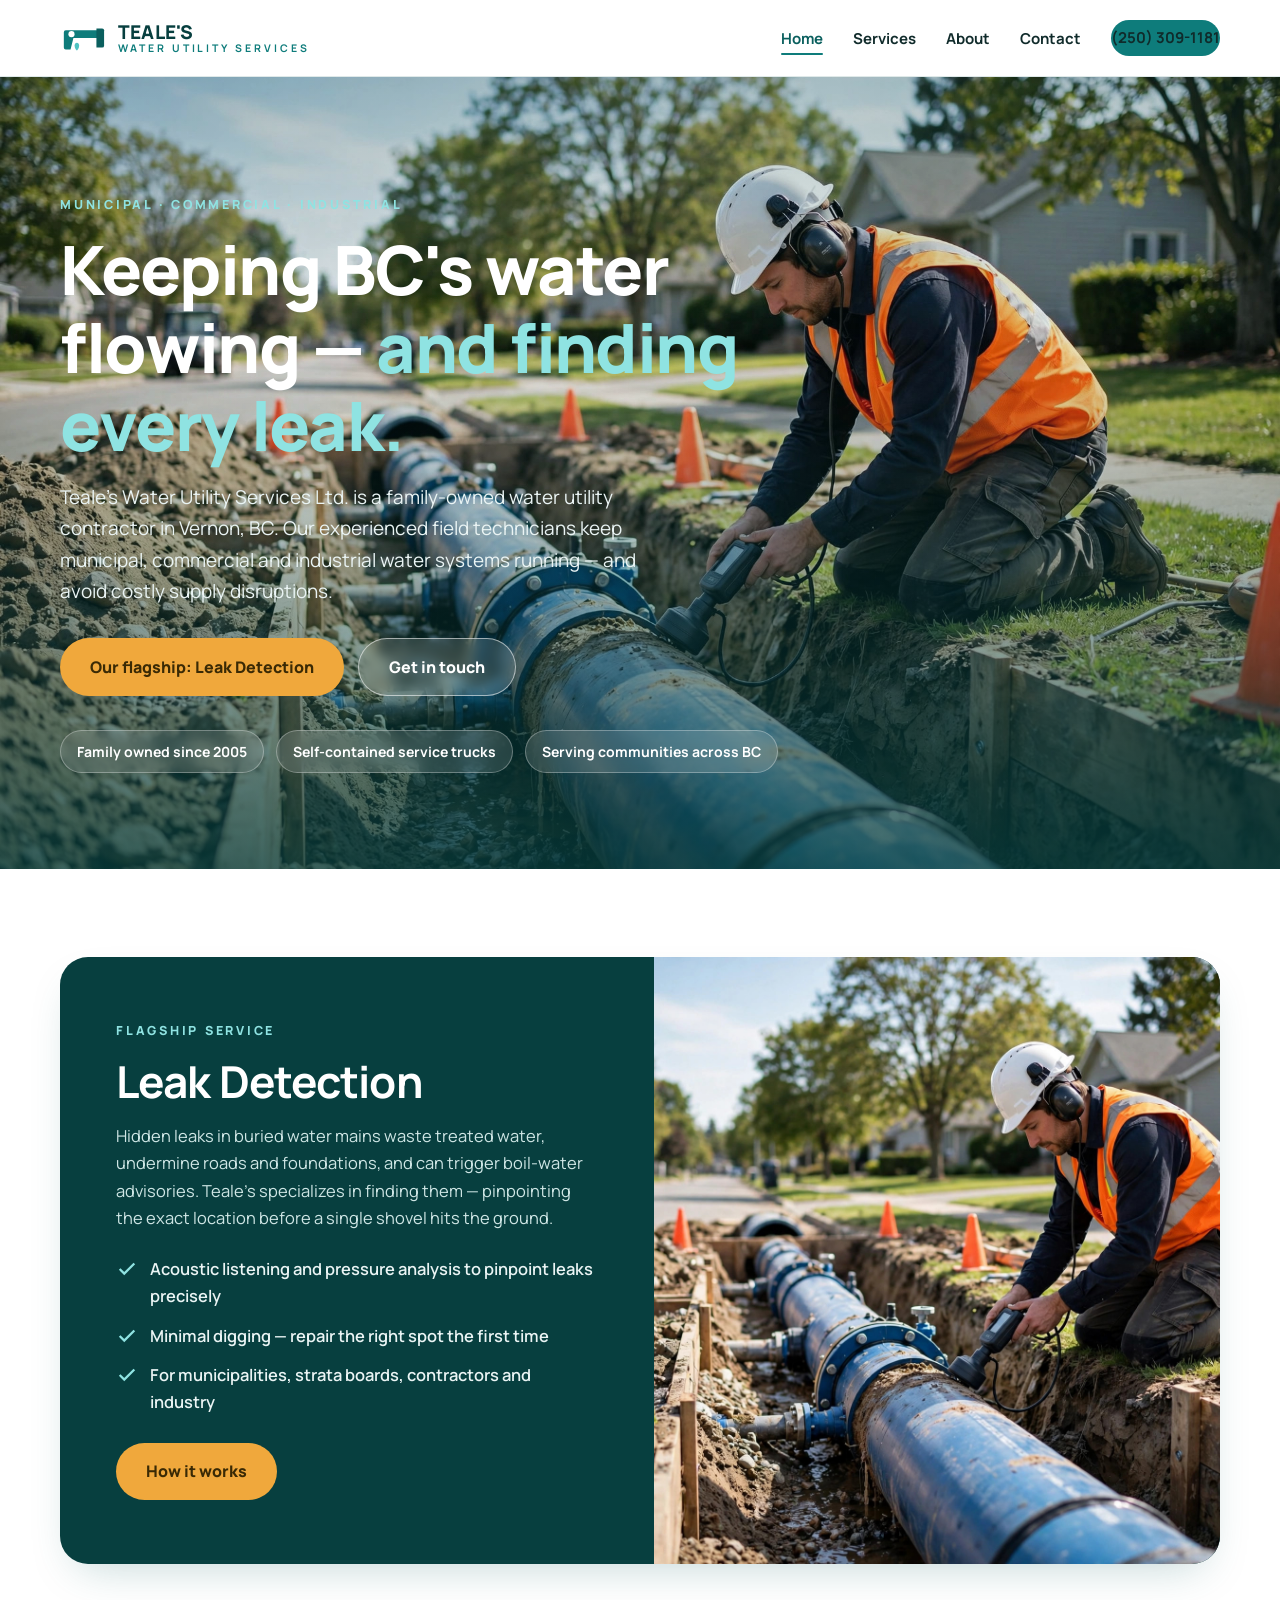
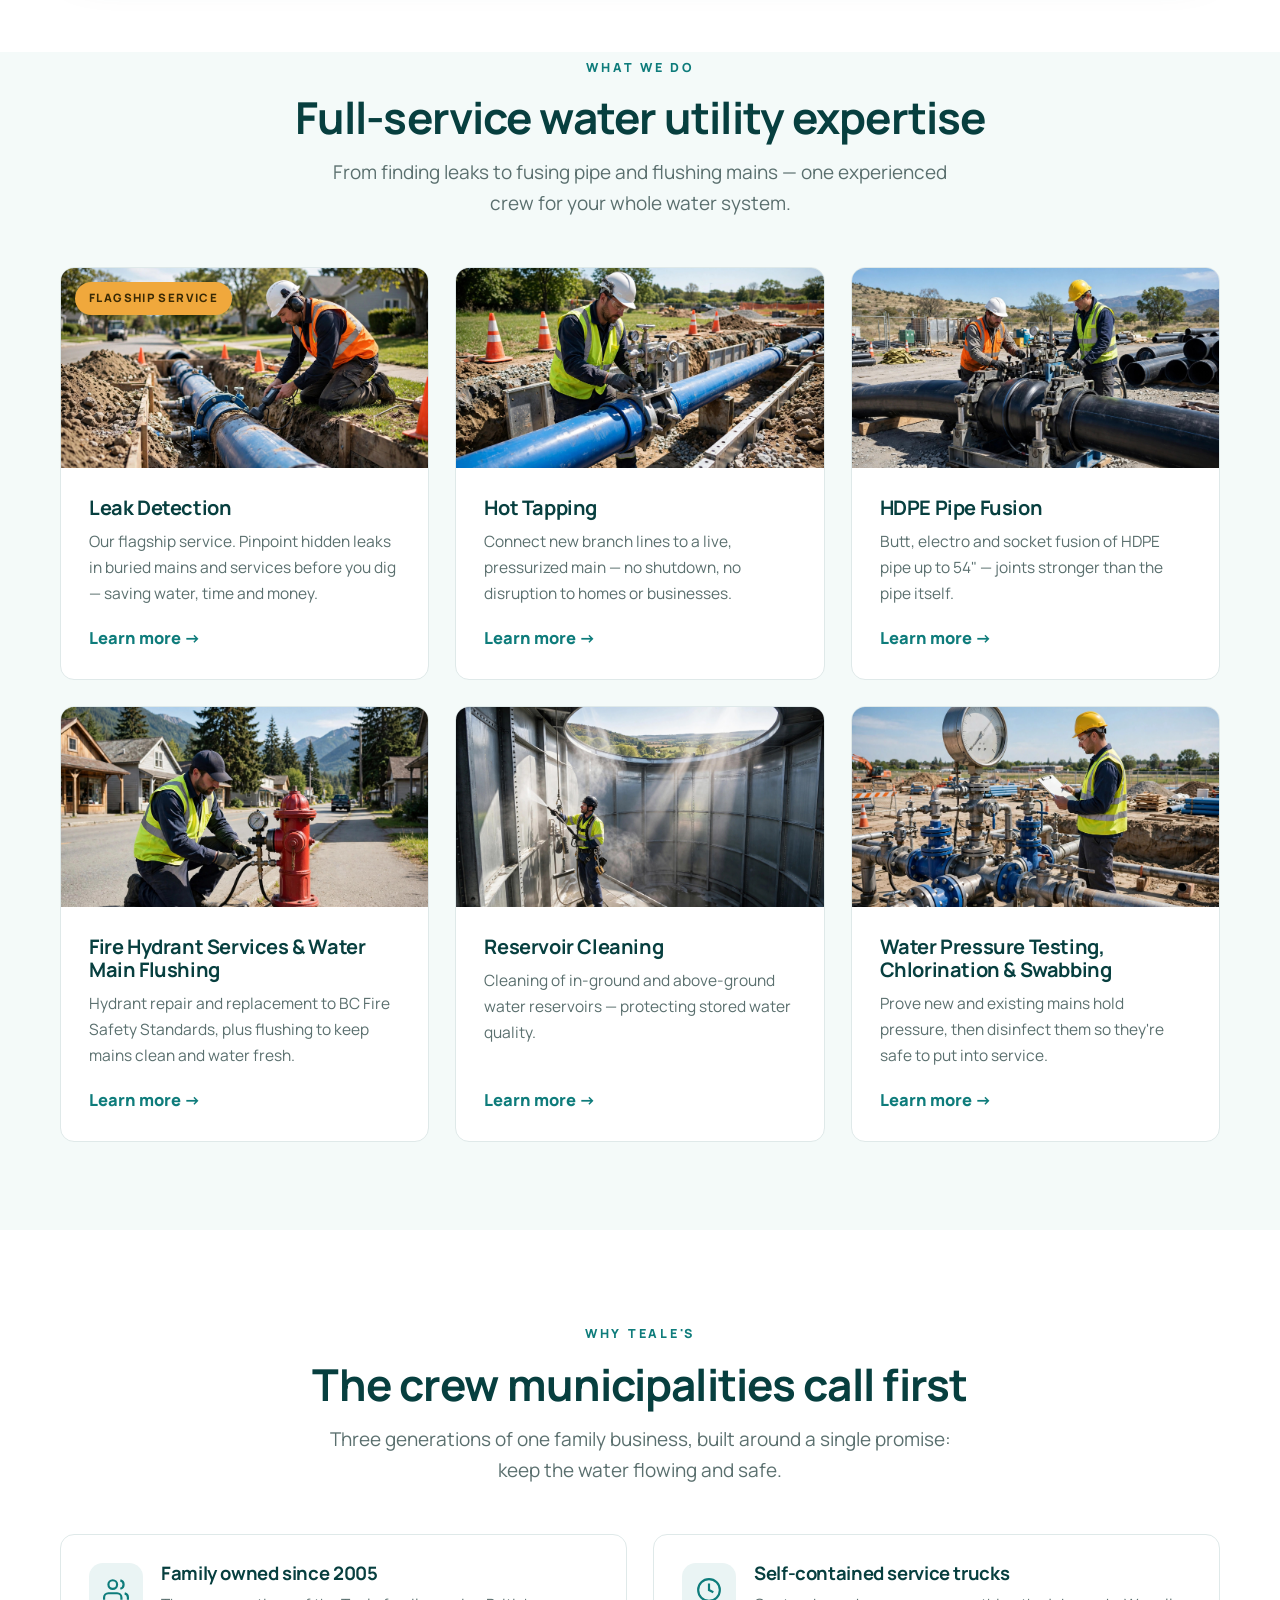
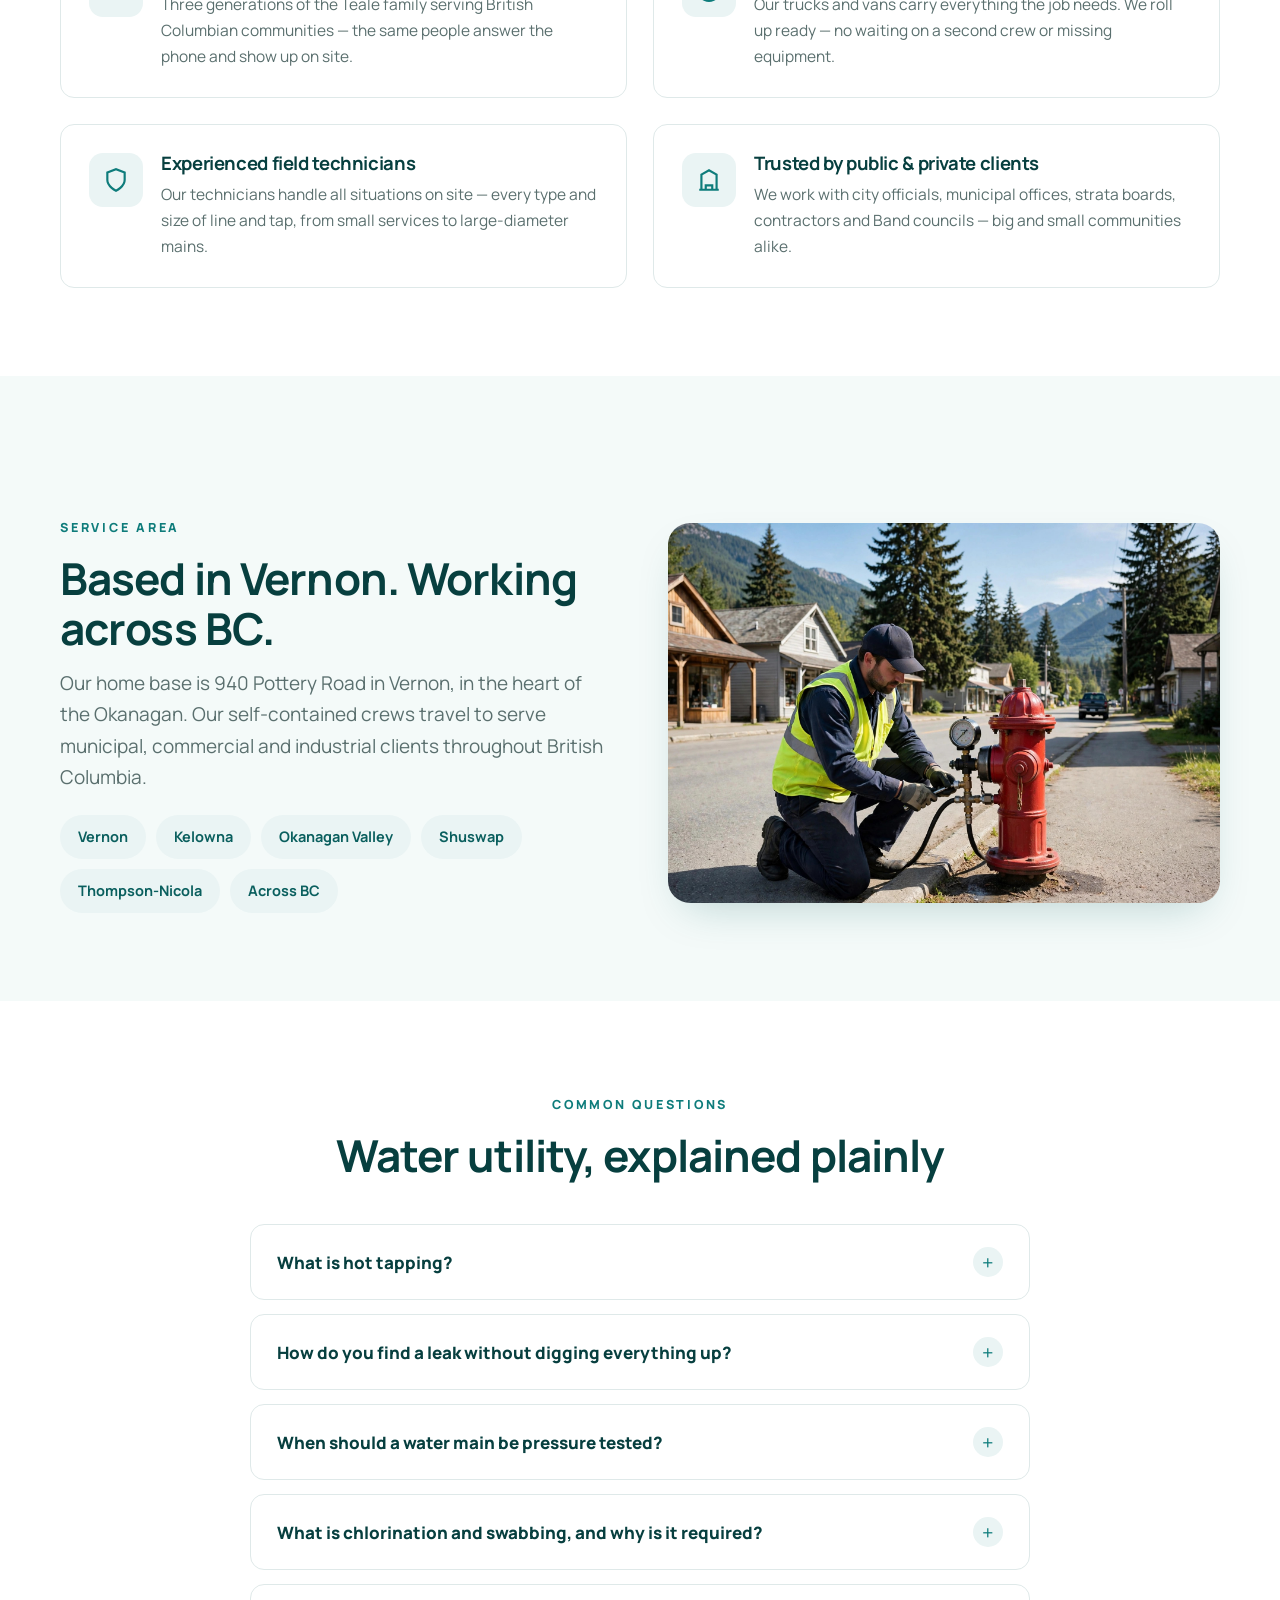
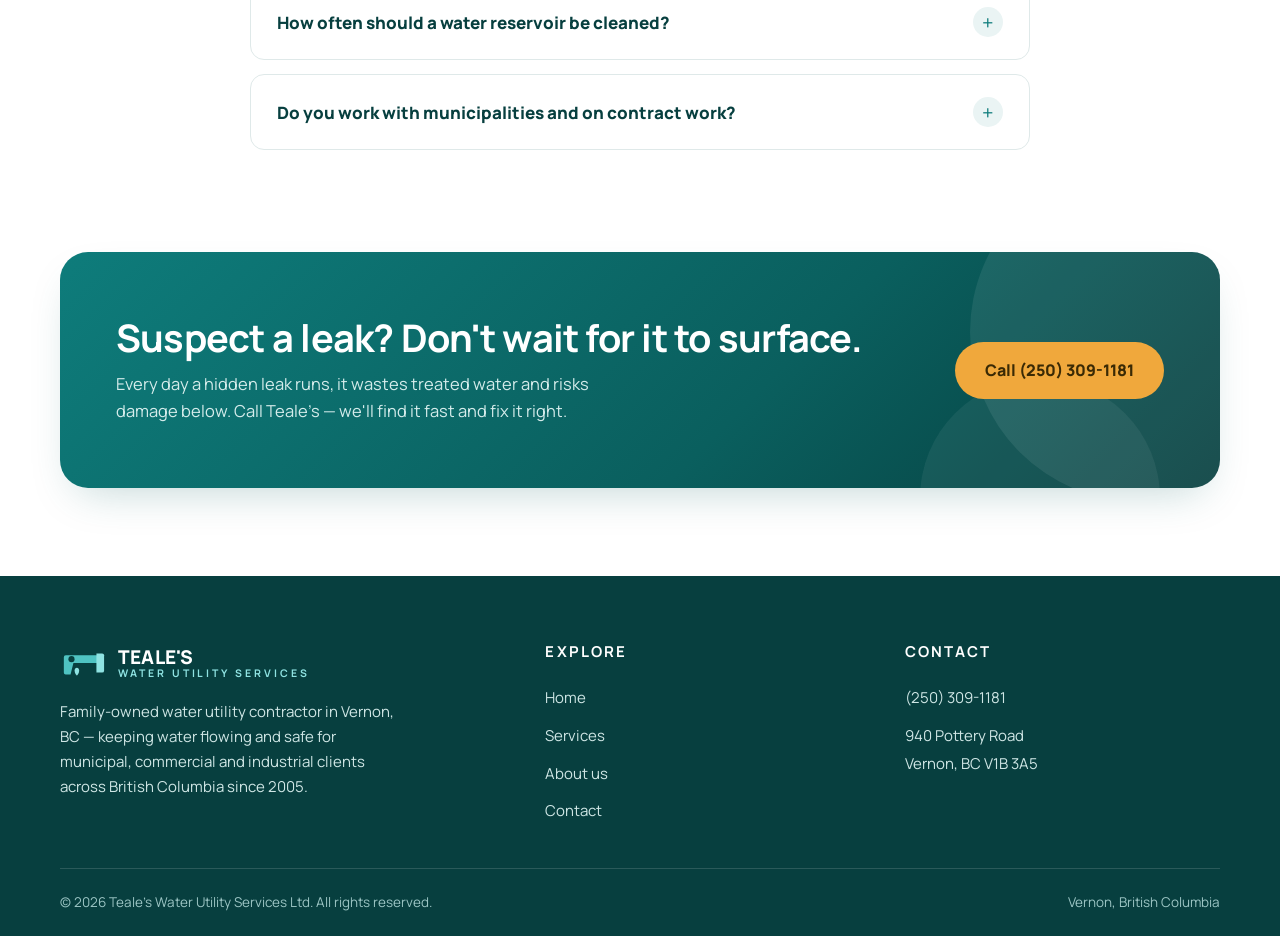
<file: index.html>
<!DOCTYPE html>
<html lang="en">
<head>
<meta charset="UTF-8">
<meta name="viewport" content="width=device-width, initial-scale=1.0">
<title>Teale's Water Utility Services Ltd. — Municipal, Commercial &amp; Industrial Water Services | Vernon, BC</title>
<meta name="description" content="Teale's Water Utility Services Ltd. — family owned since 2005 in Vernon, BC. Leak detection, hot tapping, HDPE pipe fusion, fire hydrant services, reservoir cleaning, water pressure testing and chlorination for municipal, commercial and industrial clients across British Columbia.">
<link rel="preconnect" href="https://fonts.googleapis.com">
<link rel="preconnect" href="https://fonts.gstatic.com" crossorigin>
<link href="https://fonts.googleapis.com/css2?family=Manrope:wght@400;600;700;800&display=swap" rel="stylesheet">
<link rel="stylesheet" href="styles.css">
<link rel="icon" href="data:image/svg+xml,%3Csvg xmlns='http://www.w3.org/2000/svg' viewBox='0 0 48 48'%3E%3Crect x='6' y='18' width='36' height='12' rx='6' fill='%230e7c7b'/%3E%3Ccircle cx='12' cy='24' r='4' fill='%23ffffff'/%3E%3C/svg%3E">
</head>
<body>

<header class="site-header">
  <div class="container header-inner">
    <a class="brand" href="index.html" aria-label="Teale's Water Utility Services — home">
      <svg class="brand-mark" viewBox="0 0 48 48" aria-hidden="true"><path d="M4 16h34a4 4 0 0 1 0 8H14l-3 12H6a2 2 0 0 1-2-2V18a2 2 0 0 1 2-2z" fill="#0e7c7b"/><path d="M38 14h6a2 2 0 0 1 2 2v16a2 2 0 0 1-2 2h-6z" fill="#0a5f5e"/><circle cx="12" cy="20" r="3.2" fill="#fff"/><path d="M20 32c0 3-2.4 5-2.4 5S15.2 35 15.2 32c0-1.8 1.1-3 2.4-3s2.4 1.2 2.4 3z" fill="#4fc3c2"/></svg>
      <span class="brand-name">TEALE'S<small>WATER UTILITY SERVICES</small></span>
    </a>
    <button class="nav-toggle" aria-label="Menu" aria-expanded="false"><span></span><span></span><span></span></button>
    <nav>
      <ul class="nav-links">
        <li><a href="index.html" class="active">Home</a></li>
        <li><a href="services.html">Services</a></li>
        <li><a href="about.html">About</a></li>
        <li><a href="contact.html">Contact</a></li>
        <li><a class="nav-cta" href="tel:+12503091181">(250) 309-1181</a></li>
      </ul>
    </nav>
  </div>
</header>

<section class="hero">
  <div class="hero-bg"><img src="hero.jpg" alt="Teale's technician pinpointing a water main leak with acoustic detection equipment"></div>
  <div class="hero-shade"></div>
  <div class="container hero-content">
    <span class="eyebrow reveal" style="color:#8fe3e2">Municipal · Commercial · Industrial</span>
    <h1 class="reveal reveal-d1">Keeping BC's water flowing — <em>and finding every leak.</em></h1>
    <p class="reveal reveal-d2">Teale's Water Utility Services Ltd. is a family-owned water utility contractor in Vernon, BC. Our experienced field technicians keep municipal, commercial and industrial water systems running — and avoid costly supply disruptions.</p>
    <div class="hero-actions reveal reveal-d3">
      <a class="btn btn-primary" href="services.html#leak-detection">Our flagship: Leak Detection</a>
      <a class="btn btn-ghost" href="contact.html">Get in touch</a>
    </div>
    <div class="hero-badges reveal reveal-d3">
      <span class="hero-badge">Family owned since 2005</span>
      <span class="hero-badge">Self-contained service trucks</span>
      <span class="hero-badge">Serving communities across BC</span>
    </div>
  </div>
</section>

<section class="section">
  <div class="container">
    <div class="spotlight reveal">
      <div class="spotlight-grid">
        <div class="spotlight-copy">
          <span class="eyebrow">Flagship service</span>
          <h2>Leak Detection</h2>
          <p>Hidden leaks in buried water mains waste treated water, undermine roads and foundations, and can trigger boil-water advisories. Teale's specializes in finding them — pinpointing the exact location before a single shovel hits the ground.</p>
          <ul class="spotlight-list">
            <li><svg width="22" height="22" viewBox="0 0 24 24" fill="none" stroke="#8fe3e2" stroke-width="2.5"><path d="M20 6L9 17l-5-5"/></svg>Acoustic listening and pressure analysis to pinpoint leaks precisely</li>
            <li><svg width="22" height="22" viewBox="0 0 24 24" fill="none" stroke="#8fe3e2" stroke-width="2.5"><path d="M20 6L9 17l-5-5"/></svg>Minimal digging — repair the right spot the first time</li>
            <li><svg width="22" height="22" viewBox="0 0 24 24" fill="none" stroke="#8fe3e2" stroke-width="2.5"><path d="M20 6L9 17l-5-5"/></svg>For municipalities, strata boards, contractors and industry</li>
          </ul>
          <div class="hero-actions" style="margin-top:28px">
            <a class="btn btn-primary" href="services.html#leak-detection">How it works</a>
          </div>
        </div>
        <div class="spotlight-img"><img src="hero.jpg" alt="Technician using leak detection equipment on an exposed water main"></div>
      </div>
    </div>
  </div>
</section>

<section class="section section-tint" style="padding-top:0">
  <div class="container">
    <div class="center reveal">
      <span class="eyebrow">What we do</span>
      <h2 style="font-size:clamp(30px,3.8vw,44px)">Full-service water utility expertise</h2>
      <p class="lead" style="margin-top:14px">From finding leaks to fusing pipe and flushing mains — one experienced crew for your whole water system.</p>
    </div>
    <div class="cards">
      <a class="card card-flag reveal" href="services.html#leak-detection">
        <div class="card-img"><img src="hero.jpg" alt="Leak detection on a water main"></div>
        <div class="card-body">
          <h3>Leak Detection</h3>
          <p>Our flagship service. Pinpoint hidden leaks in buried mains and services before you dig — saving water, time and money.</p>
          <span class="card-link">Learn more →</span>
        </div>
      </a>
      <a class="card reveal reveal-d1" href="services.html#hot-tapping">
        <div class="card-img"><img src="hot-tap.jpg" alt="Hot tapping a live water main"></div>
        <div class="card-body">
          <h3>Hot Tapping</h3>
          <p>Connect new branch lines to a live, pressurized main — no shutdown, no disruption to homes or businesses.</p>
          <span class="card-link">Learn more →</span>
        </div>
      </a>
      <a class="card reveal reveal-d2" href="services.html#hdpe-fusion">
        <div class="card-img"><img src="hdpe.jpg" alt="HDPE pipe fusion in progress"></div>
        <div class="card-body">
          <h3>HDPE Pipe Fusion</h3>
          <p>Butt, electro and socket fusion of HDPE pipe up to 54" — joints stronger than the pipe itself.</p>
          <span class="card-link">Learn more →</span>
        </div>
      </a>
      <a class="card reveal" href="services.html#hydrants">
        <div class="card-img"><img src="hydrant.jpg" alt="Fire hydrant servicing"></div>
        <div class="card-body">
          <h3>Fire Hydrant Services &amp; Water Main Flushing</h3>
          <p>Hydrant repair and replacement to BC Fire Safety Standards, plus flushing to keep mains clean and water fresh.</p>
          <span class="card-link">Learn more →</span>
        </div>
      </a>
      <a class="card reveal reveal-d1" href="services.html#reservoir">
        <div class="card-img"><img src="reservoir.jpg" alt="Reservoir cleaning"></div>
        <div class="card-body">
          <h3>Reservoir Cleaning</h3>
          <p>Cleaning of in-ground and above-ground water reservoirs — protecting stored water quality.</p>
          <span class="card-link">Learn more →</span>
        </div>
      </a>
      <a class="card reveal reveal-d2" href="services.html#pressure-testing">
        <div class="card-img"><img src="pressure.jpg" alt="Water pressure testing"></div>
        <div class="card-body">
          <h3>Water Pressure Testing, Chlorination &amp; Swabbing</h3>
          <p>Prove new and existing mains hold pressure, then disinfect them so they're safe to put into service.</p>
          <span class="card-link">Learn more →</span>
        </div>
      </a>
    </div>
  </div>
</section>

<section class="section">
  <div class="container">
    <div class="center reveal">
      <span class="eyebrow">Why Teale's</span>
      <h2 style="font-size:clamp(30px,3.8vw,44px)">The crew municipalities call first</h2>
      <p class="lead" style="margin-top:14px">Three generations of one family business, built around a single promise: keep the water flowing and safe.</p>
    </div>
    <div class="why-grid">
      <div class="why-item reveal">
        <div class="why-icon"><svg width="26" height="26" viewBox="0 0 24 24" fill="none" stroke="#0e7c7b" stroke-width="2"><path d="M17 21v-2a4 4 0 0 0-4-4H5a4 4 0 0 0-4 4v2"/><circle cx="9" cy="7" r="4"/><path d="M23 21v-2a4 4 0 0 0-3-3.87M16 3.13a4 4 0 0 1 0 7.75"/></svg></div>
        <div><h3>Family owned since 2005</h3><p>Three generations of the Teale family serving British Columbian communities — the same people answer the phone and show up on site.</p></div>
      </div>
      <div class="why-item reveal reveal-d1">
        <div class="why-icon"><svg width="26" height="26" viewBox="0 0 24 24" fill="none" stroke="#0e7c7b" stroke-width="2"><circle cx="12" cy="12" r="10"/><path d="M12 6v6l4 2"/></svg></div>
        <div><h3>Self-contained service trucks</h3><p>Our trucks and vans carry everything the job needs. We roll up ready — no waiting on a second crew or missing equipment.</p></div>
      </div>
      <div class="why-item reveal reveal-d2">
        <div class="why-icon"><svg width="26" height="26" viewBox="0 0 24 24" fill="none" stroke="#0e7c7b" stroke-width="2"><path d="M12 22s8-4 8-10V5l-8-3-8 3v7c0 6 8 10 8 10z"/></svg></div>
        <div><h3>Experienced field technicians</h3><p>Our technicians handle all situations on site — every type and size of line and tap, from small services to large-diameter mains.</p></div>
      </div>
      <div class="why-item reveal reveal-d3">
        <div class="why-icon"><svg width="26" height="26" viewBox="0 0 24 24" fill="none" stroke="#0e7c7b" stroke-width="2"><path d="M3 21h18M5 21V7l7-4 7 4v14M9 21v-4h6v4"/></svg></div>
        <div><h3>Trusted by public &amp; private clients</h3><p>We work with city officials, municipal offices, strata boards, contractors and Band councils — big and small communities alike.</p></div>
      </div>
    </div>
  </div>
</section>

<section class="section section-tint">
  <div class="container">
    <div class="area-grid">
      <div class="reveal">
        <span class="eyebrow">Service area</span>
        <h2 style="font-size:clamp(30px,3.8vw,44px)">Based in Vernon. Working across BC.</h2>
        <p class="lead" style="margin-top:14px">Our home base is 940 Pottery Road in Vernon, in the heart of the Okanagan. Our self-contained crews travel to serve municipal, commercial and industrial clients throughout British Columbia.</p>
        <ul class="area-list">
          <li>Vernon</li><li>Kelowna</li><li>Okanagan Valley</li><li>Shuswap</li><li>Thompson-Nicola</li><li>Across BC</li>
        </ul>
      </div>
      <div class="area-img reveal reveal-d1"><img src="hydrant.jpg" alt="Teale's technician servicing a fire hydrant"></div>
    </div>
  </div>
</section>

<section class="section">
  <div class="container">
    <div class="center reveal">
      <span class="eyebrow">Common questions</span>
      <h2 style="font-size:clamp(30px,3.8vw,44px)">Water utility, explained plainly</h2>
    </div>
    <div class="faq">
      <div class="faq-item reveal">
        <button class="faq-q" aria-expanded="false">What is hot tapping?<span class="plus">+</span></button>
        <div class="faq-a"><div class="faq-a-inner">Hot tapping connects a new branch pipe to an existing water main while it stays live and pressurized. A tapping machine cuts into the main through a sealed fitting, so homes and businesses keep their water — no shutdown, no boil-water notice, no disruption.</div></div>
      </div>
      <div class="faq-item reveal">
        <button class="faq-q" aria-expanded="false">How do you find a leak without digging everything up?<span class="plus">+</span></button>
        <div class="faq-a"><div class="faq-a-inner">Pressurized water escaping a pipe makes a distinct sound. Our technicians use acoustic listening equipment and pressure analysis to trace that sound through the ground and pinpoint the leak's location — usually within a few feet. You dig one precise hole instead of trenching a whole street.</div></div>
      </div>
      <div class="faq-item reveal">
        <button class="faq-q" aria-expanded="false">When should a water main be pressure tested?<span class="plus">+</span></button>
        <div class="faq-a"><div class="faq-a-inner">Every new water main should be pressure tested before it goes into service, to prove the pipe and joints hold under operating pressure. Existing mains get tested when there's a suspected failure, after repairs, or as part of a condition assessment program.</div></div>
      </div>
      <div class="faq-item reveal">
        <button class="faq-q" aria-expanded="false">What is chlorination and swabbing, and why is it required?<span class="plus">+</span></button>
        <div class="faq-a"><div class="faq-a-inner">New or repaired mains must be disinfected before carrying drinking water. Swabbing physically cleans the pipe interior, then chlorination kills any remaining bacteria. Water samples confirm it's safe — only then does the main go live.</div></div>
      </div>
      <div class="faq-item reveal">
        <button class="faq-q" aria-expanded="false">How often should a water reservoir be cleaned?<span class="plus">+</span></button>
        <div class="faq-a"><div class="faq-a-inner">Sediment builds up in every reservoir over time, affecting water quality. Most operators clean on a regular maintenance cycle — if you can't remember the last cleaning, it's overdue. We clean both in-ground and above-ground reservoirs.</div></div>
      </div>
      <div class="faq-item reveal">
        <button class="faq-q" aria-expanded="false">Do you work with municipalities and on contract work?<span class="plus">+</span></button>
        <div class="faq-a"><div class="faq-a-inner">Yes — we regularly work with city officials, municipal offices, strata boards, contractors and Band councils, servicing both big and small communities across BC. Call us to discuss your project or maintenance program.</div></div>
      </div>
    </div>
  </div>
</section>

<section class="section" style="padding-top:0">
  <div class="container">
    <div class="cta-band reveal">
      <div>
        <h2>Suspect a leak? Don't wait for it to surface.</h2>
        <p>Every day a hidden leak runs, it wastes treated water and risks damage below. Call Teale's — we'll find it fast and fix it right.</p>
      </div>
      <a class="btn btn-primary" href="tel:+12503091181">Call (250) 309-1181</a>
    </div>
  </div>
</section>

<footer>
  <div class="container footer-grid">
    <div class="footer-brand">
      <a class="brand" href="index.html">
        <svg class="brand-mark" viewBox="0 0 48 48" aria-hidden="true"><path d="M4 16h34a4 4 0 0 1 0 8H14l-3 12H6a2 2 0 0 1-2-2V18a2 2 0 0 1 2-2z" fill="#4fc3c2"/><path d="M38 14h6a2 2 0 0 1 2 2v16a2 2 0 0 1-2 2h-6z" fill="#8fe3e2"/><circle cx="12" cy="20" r="3.2" fill="#073f3f"/><path d="M20 32c0 3-2.4 5-2.4 5S15.2 35 15.2 32c0-1.8 1.1-3 2.4-3s2.4 1.2 2.4 3z" fill="#8fe3e2"/></svg>
        <span class="brand-name">TEALE'S<small>WATER UTILITY SERVICES</small></span>
      </a>
      <p>Family-owned water utility contractor in Vernon, BC — keeping water flowing and safe for municipal, commercial and industrial clients across British Columbia since 2005.</p>
    </div>
    <div>
      <h4>Explore</h4>
      <ul>
        <li><a href="index.html">Home</a></li>
        <li><a href="services.html">Services</a></li>
        <li><a href="about.html">About us</a></li>
        <li><a href="contact.html">Contact</a></li>
      </ul>
    </div>
    <div>
      <h4>Contact</h4>
      <ul>
        <li><a href="tel:+12503091181">(250) 309-1181</a></li>
        <li><a href="contact.html">940 Pottery Road<br>Vernon, BC V1B 3A5</a></li>
      </ul>
    </div>
  </div>
  <div class="container footer-bottom">
    <span>© <span data-year>2026</span> Teale's Water Utility Services Ltd. All rights reserved.</span>
    <span>Vernon, British Columbia</span>
  </div>
</footer>

<script src="script.js"></script>
</body>
</html>
</file>
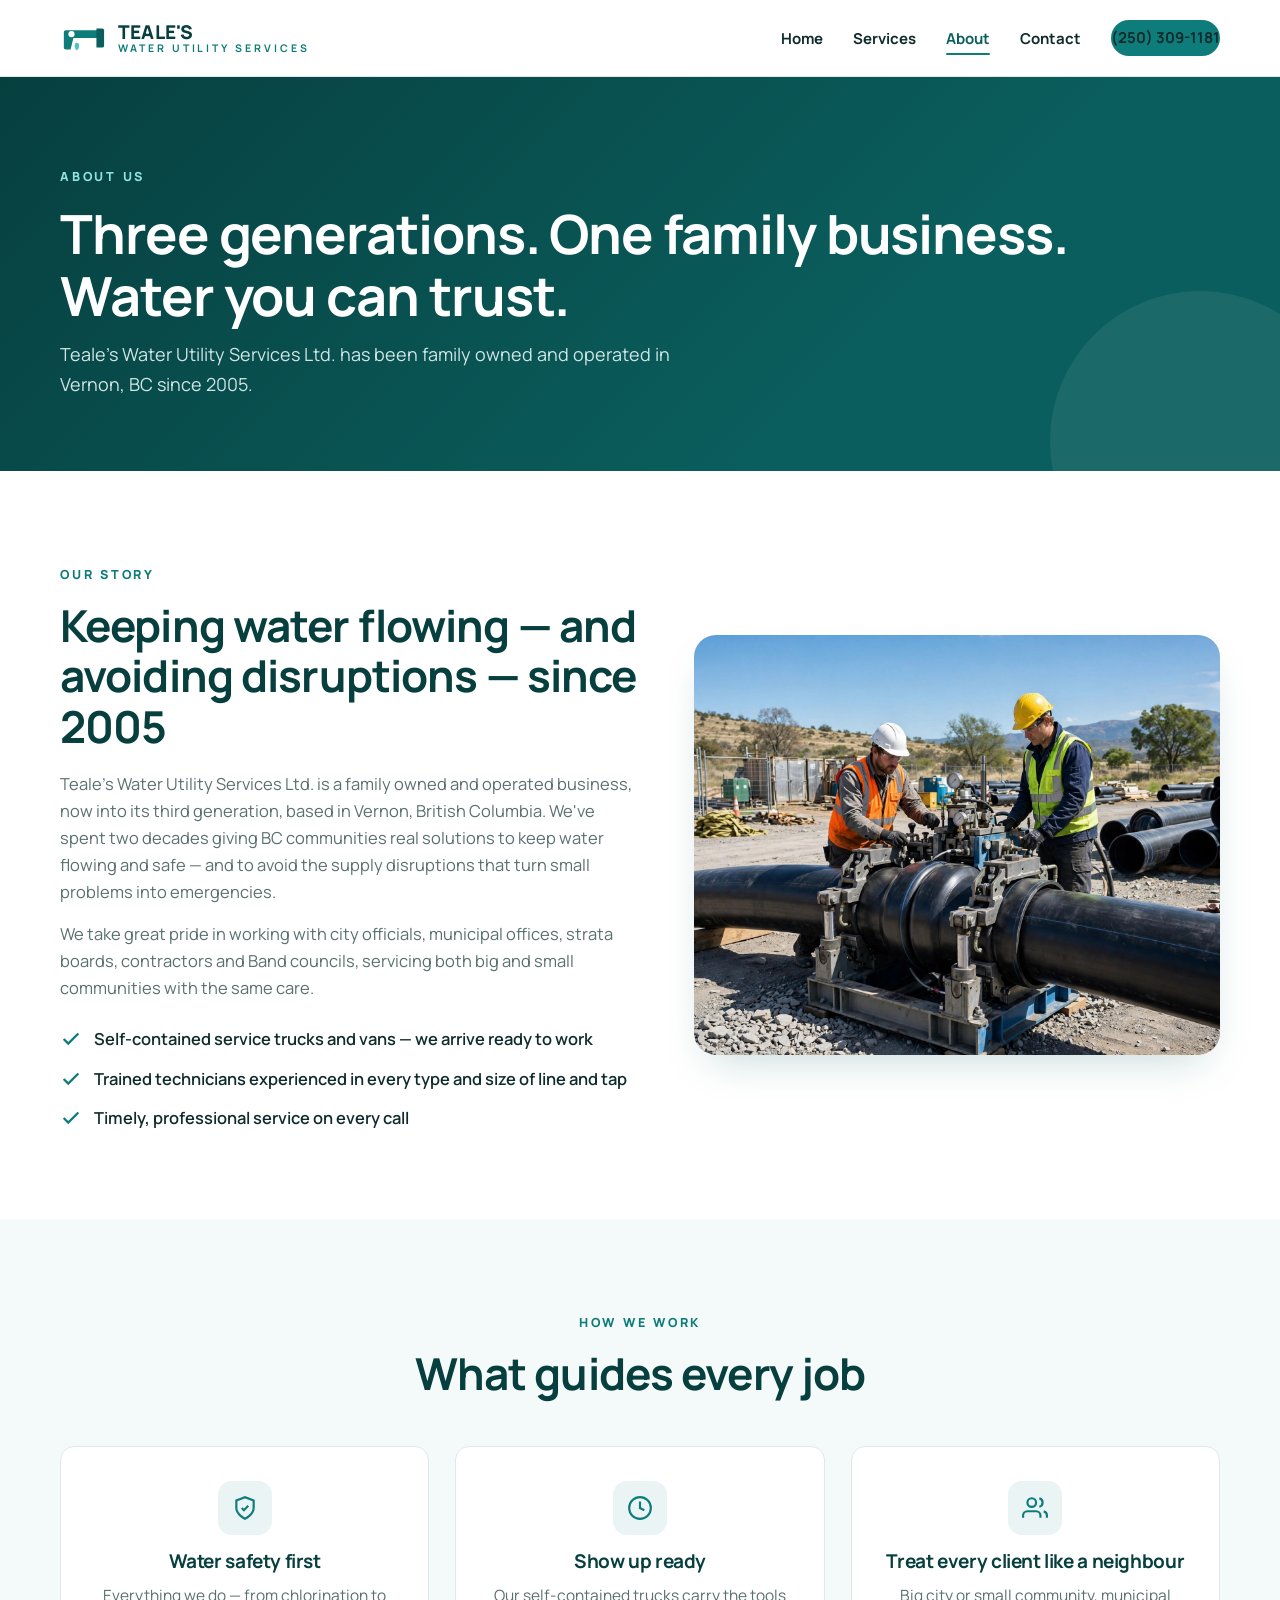
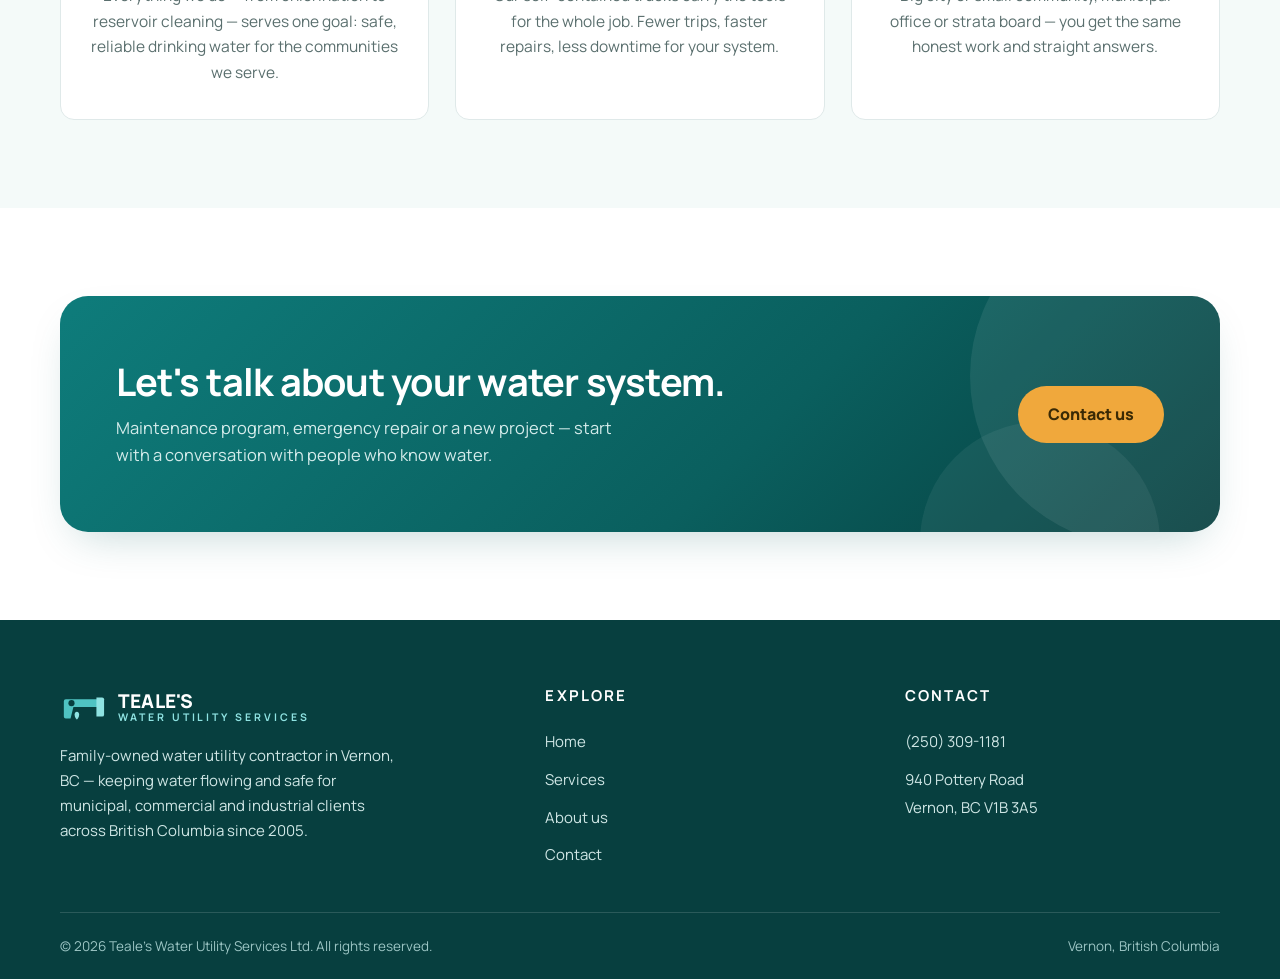
<file: about.html>
<!DOCTYPE html>
<html lang="en">
<head>
<meta charset="UTF-8">
<meta name="viewport" content="width=device-width, initial-scale=1.0">
<title>About Us — Teale's Water Utility Services Ltd. | Vernon, BC</title>
<meta name="description" content="Teale's Water Utility Services Ltd. — a family-owned and operated water utility business in Vernon, BC since 2005. Three generations keeping British Columbia's water flowing and safe.">
<link rel="preconnect" href="https://fonts.googleapis.com">
<link rel="preconnect" href="https://fonts.gstatic.com" crossorigin>
<link href="https://fonts.googleapis.com/css2?family=Manrope:wght@400;600;700;800&display=swap" rel="stylesheet">
<link rel="stylesheet" href="styles.css">
<link rel="icon" href="data:image/svg+xml,%3Csvg xmlns='http://www.w3.org/2000/svg' viewBox='0 0 48 48'%3E%3Crect x='6' y='18' width='36' height='12' rx='6' fill='%230e7c7b'/%3E%3Ccircle cx='12' cy='24' r='4' fill='%23ffffff'/%3E%3C/svg%3E">
</head>
<body>

<header class="site-header">
  <div class="container header-inner">
    <a class="brand" href="index.html" aria-label="Teale's Water Utility Services — home">
      <svg class="brand-mark" viewBox="0 0 48 48" aria-hidden="true"><path d="M4 16h34a4 4 0 0 1 0 8H14l-3 12H6a2 2 0 0 1-2-2V18a2 2 0 0 1 2-2z" fill="#0e7c7b"/><path d="M38 14h6a2 2 0 0 1 2 2v16a2 2 0 0 1-2 2h-6z" fill="#0a5f5e"/><circle cx="12" cy="20" r="3.2" fill="#fff"/><path d="M20 32c0 3-2.4 5-2.4 5S15.2 35 15.2 32c0-1.8 1.1-3 2.4-3s2.4 1.2 2.4 3z" fill="#4fc3c2"/></svg>
      <span class="brand-name">TEALE'S<small>WATER UTILITY SERVICES</small></span>
    </a>
    <button class="nav-toggle" aria-label="Menu" aria-expanded="false"><span></span><span></span><span></span></button>
    <nav>
      <ul class="nav-links">
        <li><a href="index.html">Home</a></li>
        <li><a href="services.html">Services</a></li>
        <li><a href="about.html" class="active">About</a></li>
        <li><a href="contact.html">Contact</a></li>
        <li><a class="nav-cta" href="tel:+12503091181">(250) 309-1181</a></li>
      </ul>
    </nav>
  </div>
</header>

<section class="page-hero">
  <div class="container">
    <span class="eyebrow" style="color:#8fe3e2">About us</span>
    <h1>Three generations. One family business. Water you can trust.</h1>
    <p>Teale's Water Utility Services Ltd. has been family owned and operated in Vernon, BC since 2005.</p>
  </div>
</section>

<section class="section">
  <div class="container">
    <div class="about-grid">
      <div class="reveal">
        <span class="eyebrow">Our story</span>
        <h2 style="font-size:clamp(30px,3.8vw,44px)">Keeping water flowing — and avoiding disruptions — since 2005</h2>
        <p style="margin-top:18px;color:var(--muted)">Teale's Water Utility Services Ltd. is a family owned and operated business, now into its third generation, based in Vernon, British Columbia. We've spent two decades giving BC communities real solutions to keep water flowing and safe — and to avoid the supply disruptions that turn small problems into emergencies.</p>
        <p style="margin-top:14px;color:var(--muted)">We take great pride in working with city officials, municipal offices, strata boards, contractors and Band councils, servicing both big and small communities with the same care.</p>
        <ul class="check-list">
          <li><svg width="22" height="22" viewBox="0 0 24 24" fill="none" stroke="#0e7c7b" stroke-width="2.5"><path d="M20 6L9 17l-5-5"/></svg>Self-contained service trucks and vans — we arrive ready to work</li>
          <li><svg width="22" height="22" viewBox="0 0 24 24" fill="none" stroke="#0e7c7b" stroke-width="2.5"><path d="M20 6L9 17l-5-5"/></svg>Trained technicians experienced in every type and size of line and tap</li>
          <li><svg width="22" height="22" viewBox="0 0 24 24" fill="none" stroke="#0e7c7b" stroke-width="2.5"><path d="M20 6L9 17l-5-5"/></svg>Timely, professional service on every call</li>
        </ul>
      </div>
      <div class="about-img reveal reveal-d1"><img src="hdpe.jpg" alt="Teale's technicians fusing HDPE pipe on site"></div>
    </div>
  </div>
</section>

<section class="section section-tint">
  <div class="container">
    <div class="center reveal">
      <span class="eyebrow">How we work</span>
      <h2 style="font-size:clamp(30px,3.8vw,44px)">What guides every job</h2>
    </div>
    <div class="pillars">
      <div class="pillar reveal">
        <div class="why-icon"><svg width="26" height="26" viewBox="0 0 24 24" fill="none" stroke="#0e7c7b" stroke-width="2"><path d="M12 22s8-4 8-10V5l-8-3-8 3v7c0 6 8 10 8 10z"/><path d="M9 12l2 2 4-4"/></svg></div>
        <h3>Water safety first</h3>
        <p>Everything we do — from chlorination to reservoir cleaning — serves one goal: safe, reliable drinking water for the communities we serve.</p>
      </div>
      <div class="pillar reveal reveal-d1">
        <div class="why-icon"><svg width="26" height="26" viewBox="0 0 24 24" fill="none" stroke="#0e7c7b" stroke-width="2"><circle cx="12" cy="12" r="10"/><path d="M12 6v6l4 2"/></svg></div>
        <h3>Show up ready</h3>
        <p>Our self-contained trucks carry the tools for the whole job. Fewer trips, faster repairs, less downtime for your system.</p>
      </div>
      <div class="pillar reveal reveal-d2">
        <div class="why-icon"><svg width="26" height="26" viewBox="0 0 24 24" fill="none" stroke="#0e7c7b" stroke-width="2"><path d="M17 21v-2a4 4 0 0 0-4-4H5a4 4 0 0 0-4 4v2"/><circle cx="9" cy="7" r="4"/><path d="M23 21v-2a4 4 0 0 0-3-3.87M16 3.13a4 4 0 0 1 0 7.75"/></svg></div>
        <h3>Treat every client like a neighbour</h3>
        <p>Big city or small community, municipal office or strata board — you get the same honest work and straight answers.</p>
      </div>
    </div>
  </div>
</section>

<section class="section">
  <div class="container">
    <div class="cta-band reveal">
      <div>
        <h2>Let's talk about your water system.</h2>
        <p>Maintenance program, emergency repair or a new project — start with a conversation with people who know water.</p>
      </div>
      <a class="btn btn-primary" href="contact.html">Contact us</a>
    </div>
  </div>
</section>

<footer>
  <div class="container footer-grid">
    <div class="footer-brand">
      <a class="brand" href="index.html">
        <svg class="brand-mark" viewBox="0 0 48 48" aria-hidden="true"><path d="M4 16h34a4 4 0 0 1 0 8H14l-3 12H6a2 2 0 0 1-2-2V18a2 2 0 0 1 2-2z" fill="#4fc3c2"/><path d="M38 14h6a2 2 0 0 1 2 2v16a2 2 0 0 1-2 2h-6z" fill="#8fe3e2"/><circle cx="12" cy="20" r="3.2" fill="#073f3f"/><path d="M20 32c0 3-2.4 5-2.4 5S15.2 35 15.2 32c0-1.8 1.1-3 2.4-3s2.4 1.2 2.4 3z" fill="#8fe3e2"/></svg>
        <span class="brand-name">TEALE'S<small>WATER UTILITY SERVICES</small></span>
      </a>
      <p>Family-owned water utility contractor in Vernon, BC — keeping water flowing and safe for municipal, commercial and industrial clients across British Columbia since 2005.</p>
    </div>
    <div>
      <h4>Explore</h4>
      <ul>
        <li><a href="index.html">Home</a></li>
        <li><a href="services.html">Services</a></li>
        <li><a href="about.html">About us</a></li>
        <li><a href="contact.html">Contact</a></li>
      </ul>
    </div>
    <div>
      <h4>Contact</h4>
      <ul>
        <li><a href="tel:+12503091181">(250) 309-1181</a></li>
        <li><a href="contact.html">940 Pottery Road<br>Vernon, BC V1B 3A5</a></li>
      </ul>
    </div>
  </div>
  <div class="container footer-bottom">
    <span>© <span data-year>2026</span> Teale's Water Utility Services Ltd. All rights reserved.</span>
    <span>Vernon, British Columbia</span>
  </div>
</footer>

<script src="script.js"></script>
</body>
</html>
</file>
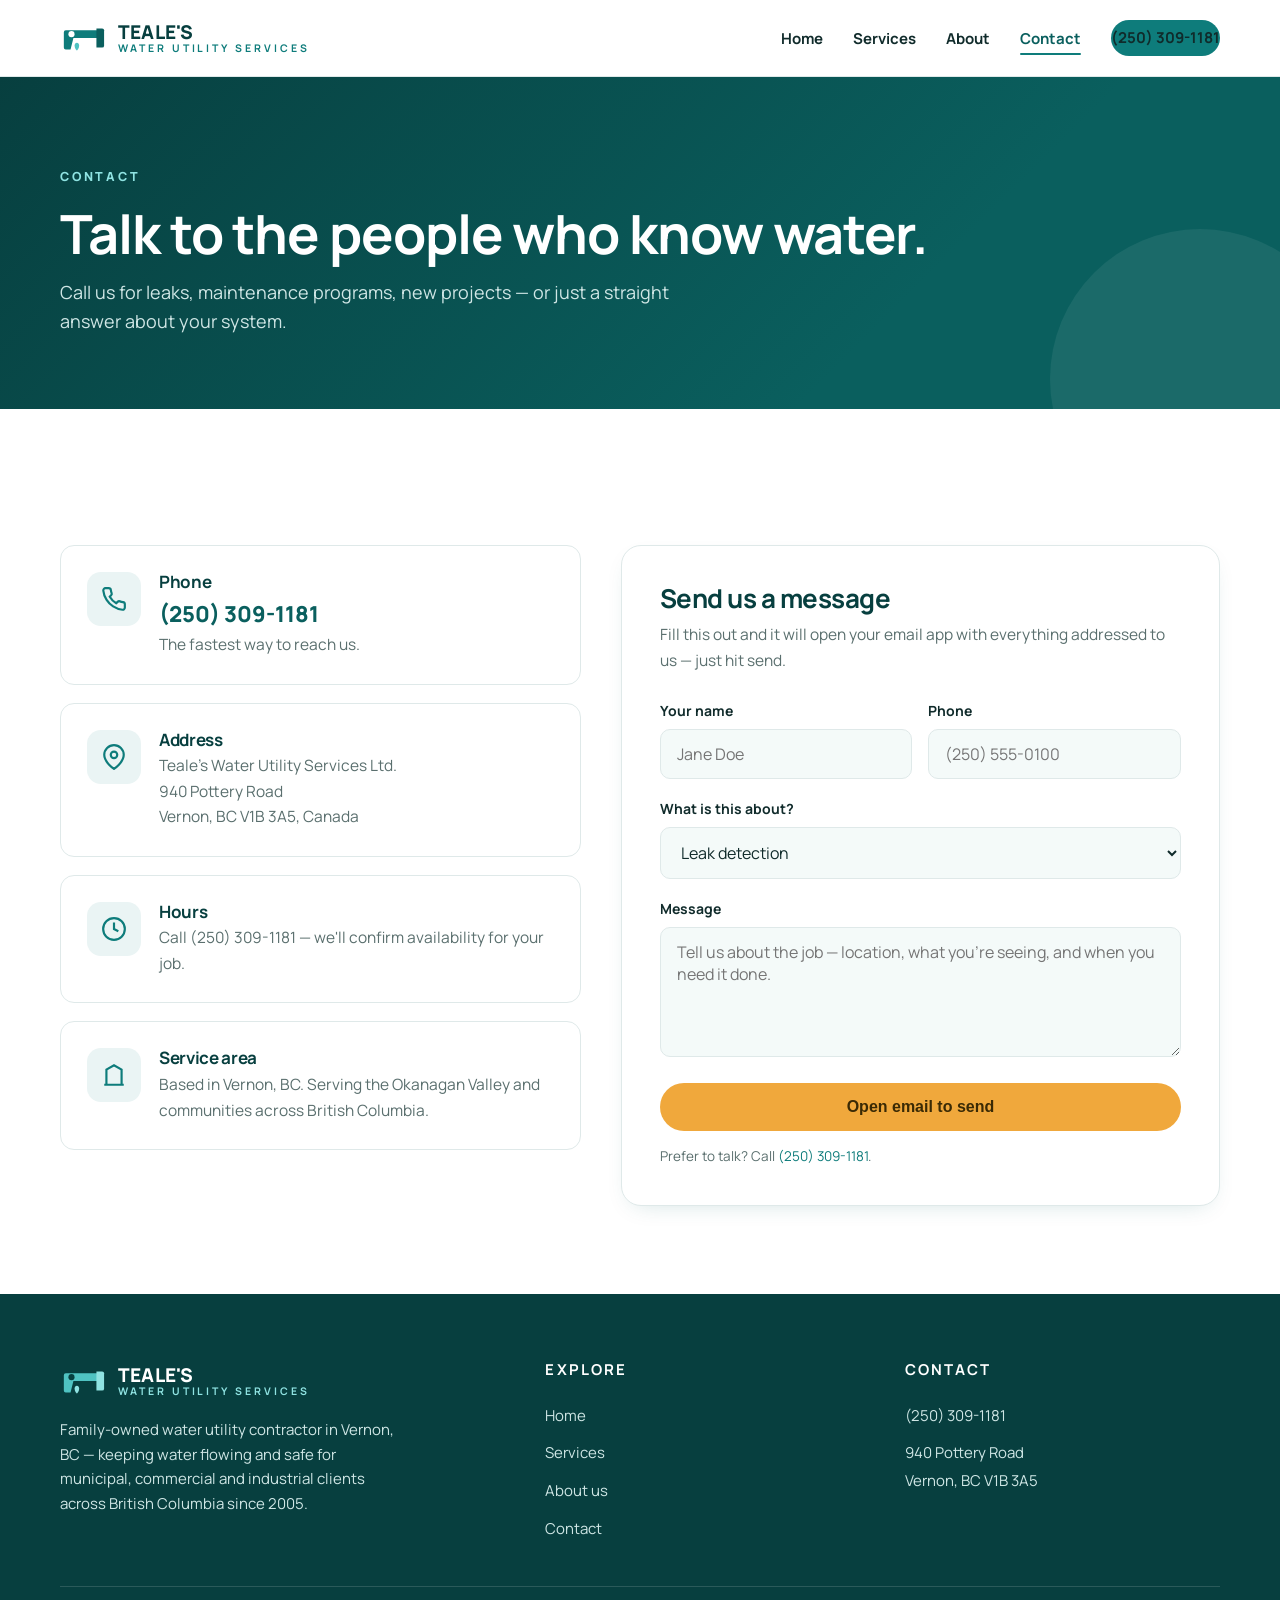
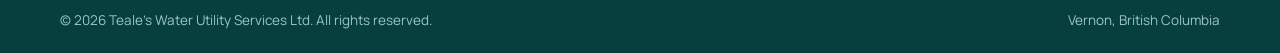
<file: contact.html>
<!DOCTYPE html>
<html lang="en">
<head>
<meta charset="UTF-8">
<meta name="viewport" content="width=device-width, initial-scale=1.0">
<title>Contact — Teale's Water Utility Services Ltd. | Vernon, BC</title>
<meta name="description" content="Contact Teale's Water Utility Services Ltd. — (250) 309-1181, 940 Pottery Road, Vernon, BC V1B 3A5. Serving the Okanagan and communities across British Columbia.">
<link rel="preconnect" href="https://fonts.googleapis.com">
<link rel="preconnect" href="https://fonts.gstatic.com" crossorigin>
<link href="https://fonts.googleapis.com/css2?family=Manrope:wght@400;600;700;800&display=swap" rel="stylesheet">
<link rel="stylesheet" href="styles.css">
<link rel="icon" href="data:image/svg+xml,%3Csvg xmlns='http://www.w3.org/2000/svg' viewBox='0 0 48 48'%3E%3Crect x='6' y='18' width='36' height='12' rx='6' fill='%230e7c7b'/%3E%3Ccircle cx='12' cy='24' r='4' fill='%23ffffff'/%3E%3C/svg%3E">
</head>
<body>

<header class="site-header">
  <div class="container header-inner">
    <a class="brand" href="index.html" aria-label="Teale's Water Utility Services — home">
      <svg class="brand-mark" viewBox="0 0 48 48" aria-hidden="true"><path d="M4 16h34a4 4 0 0 1 0 8H14l-3 12H6a2 2 0 0 1-2-2V18a2 2 0 0 1 2-2z" fill="#0e7c7b"/><path d="M38 14h6a2 2 0 0 1 2 2v16a2 2 0 0 1-2 2h-6z" fill="#0a5f5e"/><circle cx="12" cy="20" r="3.2" fill="#fff"/><path d="M20 32c0 3-2.4 5-2.4 5S15.2 35 15.2 32c0-1.8 1.1-3 2.4-3s2.4 1.2 2.4 3z" fill="#4fc3c2"/></svg>
      <span class="brand-name">TEALE'S<small>WATER UTILITY SERVICES</small></span>
    </a>
    <button class="nav-toggle" aria-label="Menu" aria-expanded="false"><span></span><span></span><span></span></button>
    <nav>
      <ul class="nav-links">
        <li><a href="index.html">Home</a></li>
        <li><a href="services.html">Services</a></li>
        <li><a href="about.html">About</a></li>
        <li><a href="contact.html" class="active">Contact</a></li>
        <li><a class="nav-cta" href="tel:+12503091181">(250) 309-1181</a></li>
      </ul>
    </nav>
  </div>
</header>

<section class="page-hero">
  <div class="container">
    <span class="eyebrow" style="color:#8fe3e2">Contact</span>
    <h1>Talk to the people who know water.</h1>
    <p>Call us for leaks, maintenance programs, new projects — or just a straight answer about your system.</p>
  </div>
</section>

<section class="section">
  <div class="container">
    <div class="contact-grid">
      <div class="contact-cards">
        <div class="contact-card reveal">
          <div class="why-icon"><svg width="26" height="26" viewBox="0 0 24 24" fill="none" stroke="#0e7c7b" stroke-width="2"><path d="M22 16.92v3a2 2 0 0 1-2.18 2 19.79 19.79 0 0 1-8.63-3.07 19.5 19.5 0 0 1-6-6 19.79 19.79 0 0 1-3.07-8.67A2 2 0 0 1 4.11 2h3a2 2 0 0 1 2 1.72c.13.96.36 1.9.7 2.81a2 2 0 0 1-.45 2.11L8.09 9.91a16 16 0 0 0 6 6l1.27-1.27a2 2 0 0 1 2.11-.45c.91.34 1.85.57 2.81.7A2 2 0 0 1 22 16.92z"/></svg></div>
          <div>
            <h3>Phone</h3>
            <a class="big" href="tel:+12503091181">(250) 309-1181</a>
            <p>The fastest way to reach us.</p>
          </div>
        </div>
        <div class="contact-card reveal reveal-d1">
          <div class="why-icon"><svg width="26" height="26" viewBox="0 0 24 24" fill="none" stroke="#0e7c7b" stroke-width="2"><path d="M21 10c0 7-9 13-9 13s-9-6-9-13a9 9 0 0 1 18 0z"/><circle cx="12" cy="10" r="3"/></svg></div>
          <div>
            <h3>Address</h3>
            <p>Teale's Water Utility Services Ltd.<br>940 Pottery Road<br>Vernon, BC V1B 3A5, Canada</p>
          </div>
        </div>
        <div class="contact-card reveal reveal-d2">
          <div class="why-icon"><svg width="26" height="26" viewBox="0 0 24 24" fill="none" stroke="#0e7c7b" stroke-width="2"><circle cx="12" cy="12" r="10"/><path d="M12 6v6l4 2"/></svg></div>
          <div>
            <h3>Hours</h3>
            <p>Call <a href="tel:+12503091181">(250) 309-1181</a> — we'll confirm availability for your job.</p>
          </div>
        </div>
        <div class="contact-card reveal reveal-d3">
          <div class="why-icon"><svg width="26" height="26" viewBox="0 0 24 24" fill="none" stroke="#0e7c7b" stroke-width="2"><path d="M3 21h18M5 21V7l7-4 7 4v14"/></svg></div>
          <div>
            <h3>Service area</h3>
            <p>Based in Vernon, BC. Serving the Okanagan Valley and communities across British Columbia.</p>
          </div>
        </div>
      </div>
      <div class="form-card reveal reveal-d1">
        <h2>Send us a message</h2>
        <p>Fill this out and it will open your email app with everything addressed to us — just hit send.</p>
        <form id="contact-form">
          <div class="form-row">
            <div class="field">
              <label for="f-name">Your name</label>
              <input id="f-name" name="name" type="text" required autocomplete="name" placeholder="Jane Doe">
            </div>
            <div class="field">
              <label for="f-phone">Phone</label>
              <input id="f-phone" name="phone" type="tel" required autocomplete="tel" placeholder="(250) 555-0100">
            </div>
          </div>
          <div class="field">
            <label for="f-topic">What is this about?</label>
            <select id="f-topic" name="topic">
              <option>Leak detection</option>
              <option>Hot tapping</option>
              <option>HDPE pipe fusion</option>
              <option>Fire hydrant services</option>
              <option>Reservoir cleaning</option>
              <option>Pressure testing / chlorination</option>
              <option>Something else</option>
            </select>
          </div>
          <div class="field">
            <label for="f-message">Message</label>
            <textarea id="f-message" name="message" required placeholder="Tell us about the job — location, what you're seeing, and when you need it done."></textarea>
          </div>
          <button class="btn btn-primary" type="submit" style="width:100%;justify-content:center">Open email to send</button>
          <p class="form-note">Prefer to talk? Call <a href="tel:+12503091181">(250) 309-1181</a>.</p>
        </form>
      </div>
    </div>
  </div>
</section>

<footer>
  <div class="container footer-grid">
    <div class="footer-brand">
      <a class="brand" href="index.html">
        <svg class="brand-mark" viewBox="0 0 48 48" aria-hidden="true"><path d="M4 16h34a4 4 0 0 1 0 8H14l-3 12H6a2 2 0 0 1-2-2V18a2 2 0 0 1 2-2z" fill="#4fc3c2"/><path d="M38 14h6a2 2 0 0 1 2 2v16a2 2 0 0 1-2 2h-6z" fill="#8fe3e2"/><circle cx="12" cy="20" r="3.2" fill="#073f3f"/><path d="M20 32c0 3-2.4 5-2.4 5S15.2 35 15.2 32c0-1.8 1.1-3 2.4-3s2.4 1.2 2.4 3z" fill="#8fe3e2"/></svg>
        <span class="brand-name">TEALE'S<small>WATER UTILITY SERVICES</small></span>
      </a>
      <p>Family-owned water utility contractor in Vernon, BC — keeping water flowing and safe for municipal, commercial and industrial clients across British Columbia since 2005.</p>
    </div>
    <div>
      <h4>Explore</h4>
      <ul>
        <li><a href="index.html">Home</a></li>
        <li><a href="services.html">Services</a></li>
        <li><a href="about.html">About us</a></li>
        <li><a href="contact.html">Contact</a></li>
      </ul>
    </div>
    <div>
      <h4>Contact</h4>
      <ul>
        <li><a href="tel:+12503091181">(250) 309-1181</a></li>
        <li><a href="contact.html">940 Pottery Road<br>Vernon, BC V1B 3A5</a></li>
      </ul>
    </div>
  </div>
  <div class="container footer-bottom">
    <span>© <span data-year>2026</span> Teale's Water Utility Services Ltd. All rights reserved.</span>
    <span>Vernon, British Columbia</span>
  </div>
</footer>

<script src="script.js"></script>
</body>
</html>
</file>
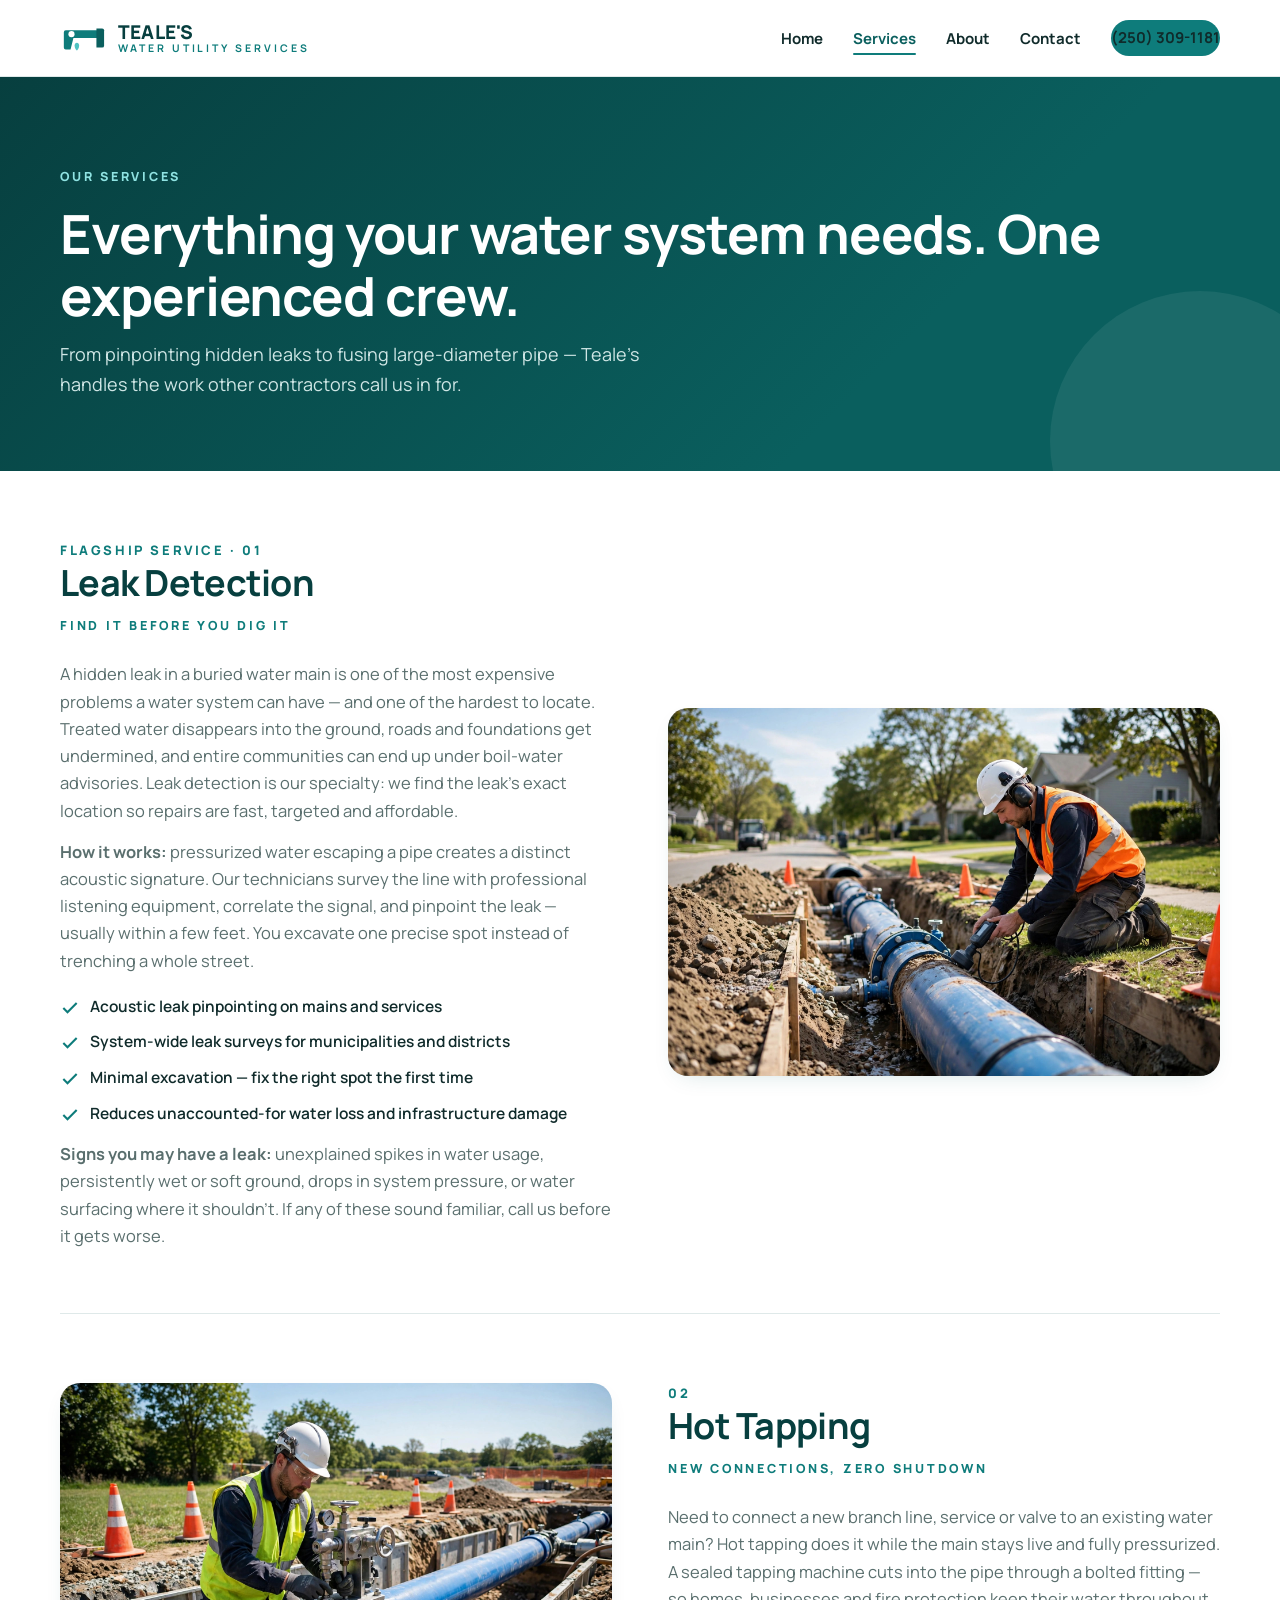
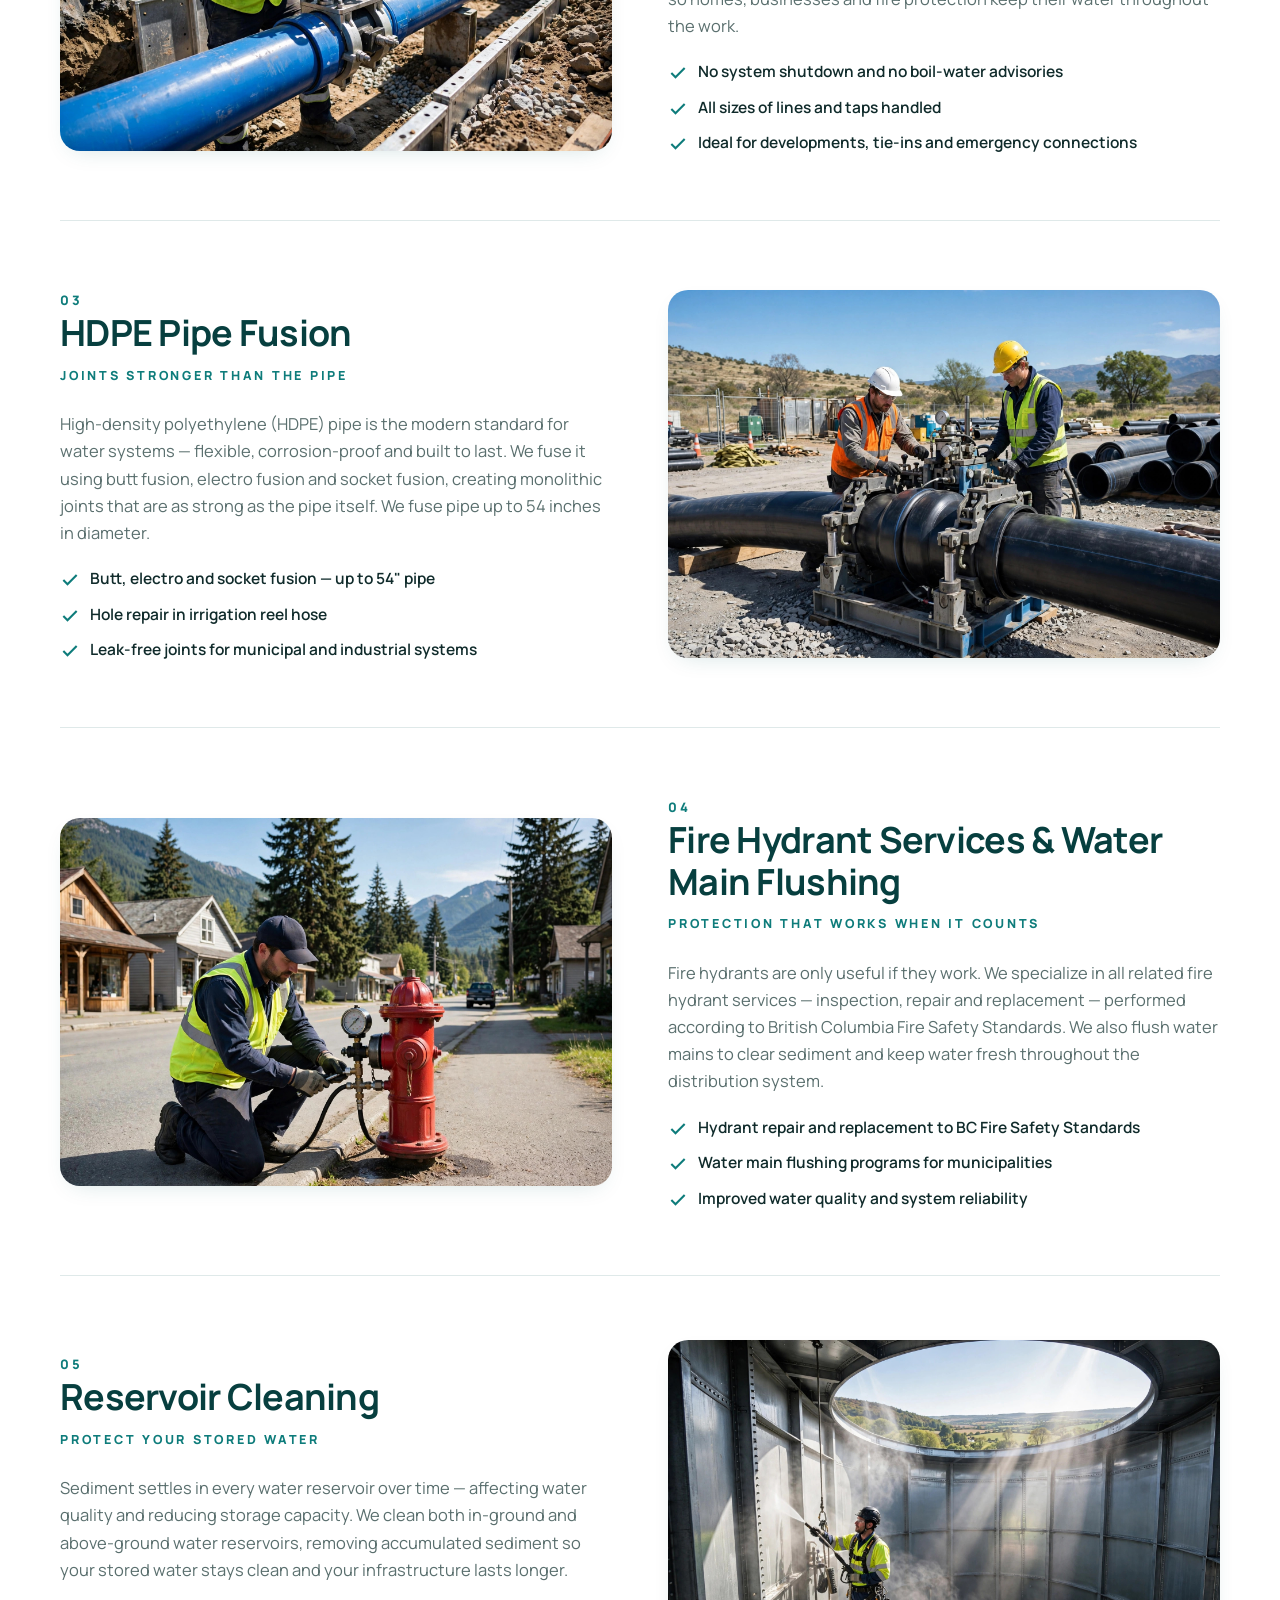
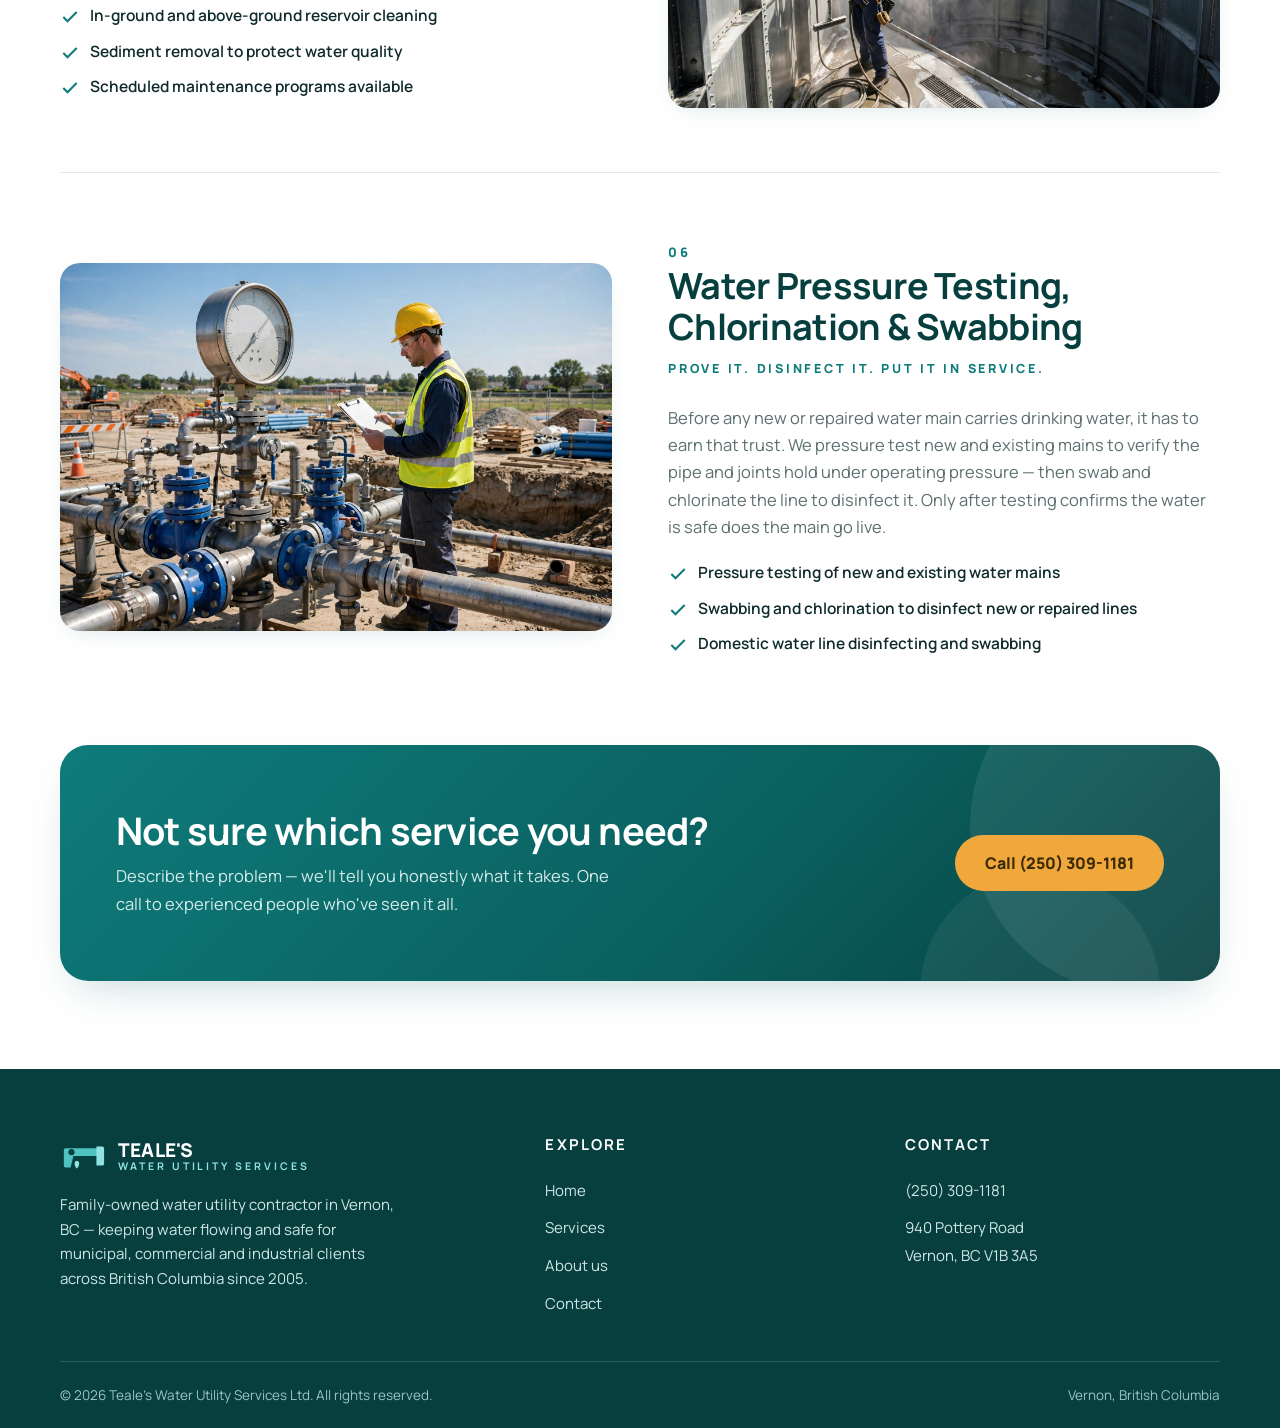
<file: services.html>
<!DOCTYPE html>
<html lang="en">
<head>
<meta charset="UTF-8">
<meta name="viewport" content="width=device-width, initial-scale=1.0">
<title>Services — Teale's Water Utility Services Ltd. | Vernon, BC</title>
<meta name="description" content="Teale's Water Utility Services: leak detection, hot tapping, HDPE pipe fusion, fire hydrant services, water main flushing, reservoir cleaning, water pressure testing, chlorination and swabbing. Vernon, BC — serving communities across British Columbia.">
<link rel="preconnect" href="https://fonts.googleapis.com">
<link rel="preconnect" href="https://fonts.gstatic.com" crossorigin>
<link href="https://fonts.googleapis.com/css2?family=Manrope:wght@400;600;700;800&display=swap" rel="stylesheet">
<link rel="stylesheet" href="styles.css">
<link rel="icon" href="data:image/svg+xml,%3Csvg xmlns='http://www.w3.org/2000/svg' viewBox='0 0 48 48'%3E%3Crect x='6' y='18' width='36' height='12' rx='6' fill='%230e7c7b'/%3E%3Ccircle cx='12' cy='24' r='4' fill='%23ffffff'/%3E%3C/svg%3E">
</head>
<body>

<header class="site-header">
  <div class="container header-inner">
    <a class="brand" href="index.html" aria-label="Teale's Water Utility Services — home">
      <svg class="brand-mark" viewBox="0 0 48 48" aria-hidden="true"><path d="M4 16h34a4 4 0 0 1 0 8H14l-3 12H6a2 2 0 0 1-2-2V18a2 2 0 0 1 2-2z" fill="#0e7c7b"/><path d="M38 14h6a2 2 0 0 1 2 2v16a2 2 0 0 1-2 2h-6z" fill="#0a5f5e"/><circle cx="12" cy="20" r="3.2" fill="#fff"/><path d="M20 32c0 3-2.4 5-2.4 5S15.2 35 15.2 32c0-1.8 1.1-3 2.4-3s2.4 1.2 2.4 3z" fill="#4fc3c2"/></svg>
      <span class="brand-name">TEALE'S<small>WATER UTILITY SERVICES</small></span>
    </a>
    <button class="nav-toggle" aria-label="Menu" aria-expanded="false"><span></span><span></span><span></span></button>
    <nav>
      <ul class="nav-links">
        <li><a href="index.html">Home</a></li>
        <li><a href="services.html" class="active">Services</a></li>
        <li><a href="about.html">About</a></li>
        <li><a href="contact.html">Contact</a></li>
        <li><a class="nav-cta" href="tel:+12503091181">(250) 309-1181</a></li>
      </ul>
    </nav>
  </div>
</header>

<section class="page-hero">
  <div class="container">
    <span class="eyebrow" style="color:#8fe3e2">Our services</span>
    <h1>Everything your water system needs. One experienced crew.</h1>
    <p>From pinpointing hidden leaks to fusing large-diameter pipe — Teale's handles the work other contractors call us in for.</p>
  </div>
</section>

<div class="container">

  <section class="service-detail" id="leak-detection">
    <div class="service-copy reveal">
      <span class="service-num">Flagship service · 01</span>
      <h2>Leak Detection</h2>
      <span class="eyebrow">Find it before you dig it</span>
      <p>A hidden leak in a buried water main is one of the most expensive problems a water system can have — and one of the hardest to locate. Treated water disappears into the ground, roads and foundations get undermined, and entire communities can end up under boil-water advisories. Leak detection is our specialty: we find the leak's exact location so repairs are fast, targeted and affordable.</p>
      <p><strong>How it works:</strong> pressurized water escaping a pipe creates a distinct acoustic signature. Our technicians survey the line with professional listening equipment, correlate the signal, and pinpoint the leak — usually within a few feet. You excavate one precise spot instead of trenching a whole street.</p>
      <ul>
        <li><svg width="20" height="20" viewBox="0 0 24 24" fill="none" stroke="#0e7c7b" stroke-width="2.5"><path d="M20 6L9 17l-5-5"/></svg>Acoustic leak pinpointing on mains and services</li>
        <li><svg width="20" height="20" viewBox="0 0 24 24" fill="none" stroke="#0e7c7b" stroke-width="2.5"><path d="M20 6L9 17l-5-5"/></svg>System-wide leak surveys for municipalities and districts</li>
        <li><svg width="20" height="20" viewBox="0 0 24 24" fill="none" stroke="#0e7c7b" stroke-width="2.5"><path d="M20 6L9 17l-5-5"/></svg>Minimal excavation — fix the right spot the first time</li>
        <li><svg width="20" height="20" viewBox="0 0 24 24" fill="none" stroke="#0e7c7b" stroke-width="2.5"><path d="M20 6L9 17l-5-5"/></svg>Reduces unaccounted-for water loss and infrastructure damage</li>
      </ul>
      <p><strong>Signs you may have a leak:</strong> unexplained spikes in water usage, persistently wet or soft ground, drops in system pressure, or water surfacing where it shouldn't. If any of these sound familiar, call us before it gets worse.</p>
    </div>
    <div class="service-img reveal reveal-d1"><img src="hero.jpg" alt="Technician pinpointing a water main leak with acoustic detection equipment"></div>
  </section>

  <section class="service-detail flip" id="hot-tapping">
    <div class="service-copy reveal">
      <span class="service-num">02</span>
      <h2>Hot Tapping</h2>
      <span class="eyebrow">New connections, zero shutdown</span>
      <p>Need to connect a new branch line, service or valve to an existing water main? Hot tapping does it while the main stays live and fully pressurized. A sealed tapping machine cuts into the pipe through a bolted fitting — so homes, businesses and fire protection keep their water throughout the work.</p>
      <ul>
        <li><svg width="20" height="20" viewBox="0 0 24 24" fill="none" stroke="#0e7c7b" stroke-width="2.5"><path d="M20 6L9 17l-5-5"/></svg>No system shutdown and no boil-water advisories</li>
        <li><svg width="20" height="20" viewBox="0 0 24 24" fill="none" stroke="#0e7c7b" stroke-width="2.5"><path d="M20 6L9 17l-5-5"/></svg>All sizes of lines and taps handled</li>
        <li><svg width="20" height="20" viewBox="0 0 24 24" fill="none" stroke="#0e7c7b" stroke-width="2.5"><path d="M20 6L9 17l-5-5"/></svg>Ideal for developments, tie-ins and emergency connections</li>
      </ul>
    </div>
    <div class="service-img reveal reveal-d1"><img src="hot-tap.jpg" alt="Hot tapping machine on a live water main"></div>
  </section>

  <section class="service-detail" id="hdpe-fusion">
    <div class="service-copy reveal">
      <span class="service-num">03</span>
      <h2>HDPE Pipe Fusion</h2>
      <span class="eyebrow">Joints stronger than the pipe</span>
      <p>High-density polyethylene (HDPE) pipe is the modern standard for water systems — flexible, corrosion-proof and built to last. We fuse it using butt fusion, electro fusion and socket fusion, creating monolithic joints that are as strong as the pipe itself. We fuse pipe up to 54 inches in diameter.</p>
      <ul>
        <li><svg width="20" height="20" viewBox="0 0 24 24" fill="none" stroke="#0e7c7b" stroke-width="2.5"><path d="M20 6L9 17l-5-5"/></svg>Butt, electro and socket fusion — up to 54" pipe</li>
        <li><svg width="20" height="20" viewBox="0 0 24 24" fill="none" stroke="#0e7c7b" stroke-width="2.5"><path d="M20 6L9 17l-5-5"/></svg>Hole repair in irrigation reel hose</li>
        <li><svg width="20" height="20" viewBox="0 0 24 24" fill="none" stroke="#0e7c7b" stroke-width="2.5"><path d="M20 6L9 17l-5-5"/></svg>Leak-free joints for municipal and industrial systems</li>
      </ul>
    </div>
    <div class="service-img reveal reveal-d1"><img src="hdpe.jpg" alt="HDPE pipe fusion machine joining large pipe sections"></div>
  </section>

  <section class="service-detail flip" id="hydrants">
    <div class="service-copy reveal">
      <span class="service-num">04</span>
      <h2>Fire Hydrant Services &amp; Water Main Flushing</h2>
      <span class="eyebrow">Protection that works when it counts</span>
      <p>Fire hydrants are only useful if they work. We specialize in all related fire hydrant services — inspection, repair and replacement — performed according to British Columbia Fire Safety Standards. We also flush water mains to clear sediment and keep water fresh throughout the distribution system.</p>
      <ul>
        <li><svg width="20" height="20" viewBox="0 0 24 24" fill="none" stroke="#0e7c7b" stroke-width="2.5"><path d="M20 6L9 17l-5-5"/></svg>Hydrant repair and replacement to BC Fire Safety Standards</li>
        <li><svg width="20" height="20" viewBox="0 0 24 24" fill="none" stroke="#0e7c7b" stroke-width="2.5"><path d="M20 6L9 17l-5-5"/></svg>Water main flushing programs for municipalities</li>
        <li><svg width="20" height="20" viewBox="0 0 24 24" fill="none" stroke="#0e7c7b" stroke-width="2.5"><path d="M20 6L9 17l-5-5"/></svg>Improved water quality and system reliability</li>
      </ul>
    </div>
    <div class="service-img reveal reveal-d1"><img src="hydrant.jpg" alt="Technician servicing a fire hydrant"></div>
  </section>

  <section class="service-detail" id="reservoir">
    <div class="service-copy reveal">
      <span class="service-num">05</span>
      <h2>Reservoir Cleaning</h2>
      <span class="eyebrow">Protect your stored water</span>
      <p>Sediment settles in every water reservoir over time — affecting water quality and reducing storage capacity. We clean both in-ground and above-ground water reservoirs, removing accumulated sediment so your stored water stays clean and your infrastructure lasts longer.</p>
      <ul>
        <li><svg width="20" height="20" viewBox="0 0 24 24" fill="none" stroke="#0e7c7b" stroke-width="2.5"><path d="M20 6L9 17l-5-5"/></svg>In-ground and above-ground reservoir cleaning</li>
        <li><svg width="20" height="20" viewBox="0 0 24 24" fill="none" stroke="#0e7c7b" stroke-width="2.5"><path d="M20 6L9 17l-5-5"/></svg>Sediment removal to protect water quality</li>
        <li><svg width="20" height="20" viewBox="0 0 24 24" fill="none" stroke="#0e7c7b" stroke-width="2.5"><path d="M20 6L9 17l-5-5"/></svg>Scheduled maintenance programs available</li>
      </ul>
    </div>
    <div class="service-img reveal reveal-d1"><img src="reservoir.jpg" alt="Cleaning the interior of a municipal water reservoir"></div>
  </section>

  <section class="service-detail flip" id="pressure-testing">
    <div class="service-copy reveal">
      <span class="service-num">06</span>
      <h2>Water Pressure Testing, Chlorination &amp; Swabbing</h2>
      <span class="eyebrow">Prove it. Disinfect it. Put it in service.</span>
      <p>Before any new or repaired water main carries drinking water, it has to earn that trust. We pressure test new and existing mains to verify the pipe and joints hold under operating pressure — then swab and chlorinate the line to disinfect it. Only after testing confirms the water is safe does the main go live.</p>
      <ul>
        <li><svg width="20" height="20" viewBox="0 0 24 24" fill="none" stroke="#0e7c7b" stroke-width="2.5"><path d="M20 6L9 17l-5-5"/></svg>Pressure testing of new and existing water mains</li>
        <li><svg width="20" height="20" viewBox="0 0 24 24" fill="none" stroke="#0e7c7b" stroke-width="2.5"><path d="M20 6L9 17l-5-5"/></svg>Swabbing and chlorination to disinfect new or repaired lines</li>
        <li><svg width="20" height="20" viewBox="0 0 24 24" fill="none" stroke="#0e7c7b" stroke-width="2.5"><path d="M20 6L9 17l-5-5"/></svg>Domestic water line disinfecting and swabbing</li>
      </ul>
    </div>
    <div class="service-img reveal reveal-d1"><img src="pressure.jpg" alt="Water pressure testing on a municipal main"></div>
  </section>

</div>

<section class="section" style="padding-top:24px">
  <div class="container">
    <div class="cta-band reveal">
      <div>
        <h2>Not sure which service you need?</h2>
        <p>Describe the problem — we'll tell you honestly what it takes. One call to experienced people who've seen it all.</p>
      </div>
      <a class="btn btn-primary" href="tel:+12503091181">Call (250) 309-1181</a>
    </div>
  </div>
</section>

<footer>
  <div class="container footer-grid">
    <div class="footer-brand">
      <a class="brand" href="index.html">
        <svg class="brand-mark" viewBox="0 0 48 48" aria-hidden="true"><path d="M4 16h34a4 4 0 0 1 0 8H14l-3 12H6a2 2 0 0 1-2-2V18a2 2 0 0 1 2-2z" fill="#4fc3c2"/><path d="M38 14h6a2 2 0 0 1 2 2v16a2 2 0 0 1-2 2h-6z" fill="#8fe3e2"/><circle cx="12" cy="20" r="3.2" fill="#073f3f"/><path d="M20 32c0 3-2.4 5-2.4 5S15.2 35 15.2 32c0-1.8 1.1-3 2.4-3s2.4 1.2 2.4 3z" fill="#8fe3e2"/></svg>
        <span class="brand-name">TEALE'S<small>WATER UTILITY SERVICES</small></span>
      </a>
      <p>Family-owned water utility contractor in Vernon, BC — keeping water flowing and safe for municipal, commercial and industrial clients across British Columbia since 2005.</p>
    </div>
    <div>
      <h4>Explore</h4>
      <ul>
        <li><a href="index.html">Home</a></li>
        <li><a href="services.html">Services</a></li>
        <li><a href="about.html">About us</a></li>
        <li><a href="contact.html">Contact</a></li>
      </ul>
    </div>
    <div>
      <h4>Contact</h4>
      <ul>
        <li><a href="tel:+12503091181">(250) 309-1181</a></li>
        <li><a href="contact.html">940 Pottery Road<br>Vernon, BC V1B 3A5</a></li>
      </ul>
    </div>
  </div>
  <div class="container footer-bottom">
    <span>© <span data-year>2026</span> Teale's Water Utility Services Ltd. All rights reserved.</span>
    <span>Vernon, British Columbia</span>
  </div>
</footer>

<script src="script.js"></script>
</body>
</html>
</file>
<file: styles.css>
/* Teale's Water Utility Services — premium static site */
:root{
  --teal:#0e7c7b;
  --teal-dark:#0a5f5e;
  --teal-deep:#073f3f;
  --teal-tint:#eaf4f4;
  --teal-faint:#f4faf9;
  --ink:#102b2b;
  --muted:#5a6f6e;
  --line:#dfe9e9;
  --amber:#f0a83c;
  --amber-dark:#d18f22;
  --white:#ffffff;
  --radius:14px;
  --shadow:0 18px 45px -18px rgba(10,95,94,.28);
  --shadow-sm:0 8px 24px -12px rgba(10,95,94,.22);
  --font:"Manrope",-apple-system,BlinkMacSystemFont,"Segoe UI",Roboto,Arial,sans-serif;
}
*{box-sizing:border-box;margin:0;padding:0}
html{scroll-behavior:smooth}
body{font-family:var(--font);color:var(--ink);background:var(--white);line-height:1.65;font-size:16.5px;-webkit-font-smoothing:antialiased}
img{max-width:100%;display:block}
a{color:var(--teal);text-decoration:none}
.container{width:min(1160px,92%);margin:0 auto}
h1,h2,h3{line-height:1.15;letter-spacing:-.02em;color:var(--teal-deep)}
.section{padding:88px 0}
.section-tint{background:var(--teal-faint)}
.eyebrow{display:inline-block;font-size:12.5px;font-weight:800;letter-spacing:.22em;text-transform:uppercase;color:var(--teal);margin-bottom:14px}
.lead{font-size:19px;color:var(--muted);max-width:640px}
.center{text-align:center}
.center .lead{margin:0 auto}

/* ---------- header ---------- */
.site-header{position:sticky;top:0;z-index:100;background:rgba(255,255,255,.94);backdrop-filter:blur(12px);border-bottom:1px solid var(--line)}
.header-inner{display:flex;align-items:center;justify-content:space-between;height:76px}
.brand{display:flex;align-items:center;gap:12px;color:var(--teal-deep)}
.brand-mark{width:46px;height:46px;flex:0 0 46px}
.brand-name{font-weight:800;font-size:19px;letter-spacing:.01em;line-height:1.1}
.brand-name small{display:block;font-size:10.5px;font-weight:700;letter-spacing:.28em;color:var(--teal)}
.nav-links{display:flex;align-items:center;gap:30px;list-style:none}
.nav-links a{color:var(--ink);font-weight:700;font-size:15px;position:relative;padding:6px 0}
.nav-links a::after{content:"";position:absolute;left:0;bottom:0;height:2.5px;width:0;background:var(--teal);border-radius:2px;transition:width .25s ease}
.nav-links a:hover::after,.nav-links a.active::after{width:100%}
.nav-links a.active{color:var(--teal-dark)}
.nav-cta{display:inline-flex;align-items:center;gap:8px;background:var(--teal);color:#fff;font-weight:800;font-size:15px;padding:11px 22px;border-radius:999px;transition:transform .2s ease,box-shadow .2s ease,background .2s ease}
.nav-cta:hover{background:var(--teal-dark);transform:translateY(-2px);box-shadow:var(--shadow-sm);color:#fff}
.nav-cta::after{display:none}
.nav-toggle{display:none;background:none;border:0;cursor:pointer;padding:10px}
.nav-toggle span{display:block;width:26px;height:3px;background:var(--teal-deep);border-radius:2px;margin:5px 0;transition:.25s}

/* ---------- hero ---------- */
.hero{position:relative;min-height:88vh;display:flex;align-items:flex-end;color:#fff;overflow:hidden}
.hero-bg{position:absolute;inset:0}
.hero-bg img{width:100%;height:100%;object-fit:cover}
.hero-shade{position:absolute;inset:0;background:linear-gradient(180deg,rgba(7,63,63,.28) 0%,rgba(7,63,63,.08) 35%,rgba(7,63,63,.78) 100%)}
.hero-content{position:relative;z-index:2;padding:0 0 96px}
.hero h1{color:#fff;font-size:clamp(38px,5.6vw,68px);max-width:800px;font-weight:800}
.hero h1 em{font-style:normal;color:#8fe3e2}
.hero p{margin-top:18px;font-size:19px;max-width:620px;color:#eaf4f4}
.hero-actions{margin-top:30px;display:flex;gap:14px;flex-wrap:wrap}
.btn{display:inline-flex;align-items:center;gap:10px;font-weight:800;font-size:16px;padding:15px 30px;border-radius:999px;transition:transform .2s ease,box-shadow .2s ease,background .2s ease;cursor:pointer;border:0}
.btn-primary{background:var(--amber);color:#3a2a05}
.btn-primary:hover{background:#ffc25e;transform:translateY(-2px);box-shadow:0 14px 30px -10px rgba(240,168,60,.55)}
.btn-ghost{background:rgba(255,255,255,.14);color:#fff;border:1.5px solid rgba(255,255,255,.55);backdrop-filter:blur(6px)}
.btn-ghost:hover{background:rgba(255,255,255,.28);transform:translateY(-2px)}
.hero-badges{margin-top:34px;display:flex;gap:12px;flex-wrap:wrap}
.hero-badge{display:inline-flex;align-items:center;gap:8px;background:rgba(255,255,255,.13);border:1px solid rgba(255,255,255,.3);backdrop-filter:blur(8px);padding:9px 16px;border-radius:999px;font-size:14px;font-weight:700}

/* ---------- spotlight (flagship leak detection) ---------- */
.spotlight{background:var(--teal-deep);color:#eaf4f4;border-radius:28px;overflow:hidden;box-shadow:var(--shadow)}
.spotlight-grid{display:grid;grid-template-columns:1.05fr 1fr;min-height:480px}
.spotlight-copy{padding:64px 56px;display:flex;flex-direction:column;justify-content:center}
.spotlight-copy h2{color:#fff;font-size:clamp(30px,3.6vw,44px)}
.spotlight-copy .eyebrow{color:#8fe3e2}
.spotlight-copy p{color:#cfe6e5;margin-top:16px}
.spotlight-list{list-style:none;margin-top:24px;display:grid;gap:12px}
.spotlight-list li{display:flex;gap:12px;align-items:flex-start;font-weight:600}
.spotlight-list svg{flex:0 0 22px;margin-top:3px}
.spotlight-img{min-height:320px}
.spotlight-img img{width:100%;height:100%;object-fit:cover}

/* ---------- service cards ---------- */
.cards{display:grid;grid-template-columns:repeat(3,1fr);gap:26px;margin-top:48px}
.card{background:#fff;border:1px solid var(--line);border-radius:var(--radius);overflow:hidden;transition:transform .25s ease,box-shadow .25s ease;display:flex;flex-direction:column}
.card:hover{transform:translateY(-6px);box-shadow:var(--shadow)}
.card-img{height:200px;overflow:hidden}
.card-img img{width:100%;height:100%;object-fit:cover;transition:transform .5s ease}
.card:hover .card-img img{transform:scale(1.06)}
.card-body{padding:28px;display:flex;flex-direction:column;flex:1}
.card-body h3{font-size:20px;margin-bottom:10px}
.card-body p{color:var(--muted);font-size:15.5px;flex:1}
.card-link{margin-top:18px;font-weight:800;display:inline-flex;align-items:center;gap:8px}
.card-link:hover{gap:12px}
.card-flag{position:relative}
.card-flag::before{content:"Flagship service";position:absolute;top:14px;left:14px;background:var(--amber);color:#3a2a05;font-size:11.5px;font-weight:800;letter-spacing:.12em;text-transform:uppercase;padding:7px 14px;border-radius:999px;z-index:2}

/* ---------- why us ---------- */
.why-grid{display:grid;grid-template-columns:repeat(2,1fr);gap:26px;margin-top:48px}
.why-item{display:flex;gap:18px;background:#fff;border:1px solid var(--line);border-radius:var(--radius);padding:28px;transition:box-shadow .25s ease,transform .25s ease}
.why-item:hover{box-shadow:var(--shadow-sm);transform:translateY(-3px)}
.why-icon{flex:0 0 54px;width:54px;height:54px;border-radius:14px;background:var(--teal-tint);display:flex;align-items:center;justify-content:center}
.why-item h3{font-size:18.5px;margin-bottom:8px}
.why-item p{color:var(--muted);font-size:15.5px}

/* ---------- service area ---------- */
.area-grid{display:grid;grid-template-columns:1fr 1fr;gap:56px;align-items:center;margin-top:48px}
.area-list{list-style:none;display:flex;flex-wrap:wrap;gap:10px;margin-top:22px}
.area-list li{background:var(--teal-tint);color:var(--teal-dark);font-weight:700;font-size:14.5px;padding:10px 18px;border-radius:999px}
.area-img{border-radius:22px;overflow:hidden;box-shadow:var(--shadow)}
.area-img img{width:100%;height:100%;object-fit:cover;min-height:380px}

/* ---------- FAQ ---------- */
.faq{max-width:780px;margin:44px auto 0}
.faq-item{background:#fff;border:1px solid var(--line);border-radius:var(--radius);margin-bottom:14px;overflow:hidden;transition:box-shadow .2s ease}
.faq-item.open{box-shadow:var(--shadow-sm)}
.faq-q{width:100%;background:none;border:0;cursor:pointer;display:flex;justify-content:space-between;align-items:center;gap:16px;padding:22px 26px;font-family:var(--font);font-size:17px;font-weight:800;color:var(--teal-deep);text-align:left}
.faq-q .plus{flex:0 0 30px;width:30px;height:30px;border-radius:50%;background:var(--teal-tint);color:var(--teal);display:flex;align-items:center;justify-content:center;font-size:20px;font-weight:400;transition:transform .3s ease,background .3s ease,color .3s ease}
.faq-item.open .plus{transform:rotate(45deg);background:var(--teal);color:#fff}
.faq-a{max-height:0;overflow:hidden;transition:max-height .35s ease}
.faq-a-inner{padding:0 26px 24px;color:var(--muted);font-size:16px}

/* ---------- CTA band ---------- */
.cta-band{background:linear-gradient(135deg,var(--teal) 0%,var(--teal-dark) 60%,var(--teal-deep) 100%);border-radius:28px;padding:64px 56px;color:#fff;display:flex;align-items:center;justify-content:space-between;gap:32px;flex-wrap:wrap;box-shadow:var(--shadow);position:relative;overflow:hidden}
.cta-band::before{content:"";position:absolute;right:-90px;top:-90px;width:340px;height:340px;border-radius:50%;background:rgba(255,255,255,.08)}
.cta-band::after{content:"";position:absolute;right:60px;bottom:-130px;width:240px;height:240px;border-radius:50%;background:rgba(255,255,255,.06)}
.cta-band h2{color:#fff;font-size:clamp(26px,3.4vw,38px);position:relative;z-index:1}
.cta-band p{color:#d5eceb;margin-top:10px;max-width:520px;position:relative;z-index:1}
.cta-band .btn{position:relative;z-index:1}

/* ---------- page hero ---------- */
.page-hero{background:linear-gradient(135deg,var(--teal-deep),var(--teal-dark) 70%);color:#fff;padding:84px 0 72px;position:relative;overflow:hidden}
.page-hero::after{content:"";position:absolute;right:-70px;bottom:-120px;width:300px;height:300px;border-radius:50%;background:rgba(255,255,255,.07)}
.page-hero h1{color:#fff;font-size:clamp(34px,4.6vw,54px)}
.page-hero p{color:#cfe6e5;margin-top:14px;max-width:640px;font-size:18px}

/* ---------- service detail ---------- */
.service-detail{display:grid;grid-template-columns:1fr 1fr;gap:56px;align-items:center;padding:64px 0;border-bottom:1px solid var(--line)}
.service-detail:last-of-type{border-bottom:0}
.service-detail.flip .service-copy{order:2}
.service-detail.flip .service-img{order:1}
.service-img{border-radius:20px;overflow:hidden;box-shadow:var(--shadow-sm)}
.service-img img{width:100%;height:100%;object-fit:cover;min-height:340px}
.service-copy h2{font-size:clamp(26px,3.2vw,36px);margin-bottom:6px}
.service-copy .eyebrow{margin-bottom:10px}
.service-copy p{color:var(--muted);margin-top:14px}
.service-copy ul{list-style:none;margin-top:20px;display:grid;gap:10px}
.service-copy ul li{display:flex;gap:10px;align-items:flex-start;color:var(--ink);font-weight:600;font-size:15.5px}
.service-copy ul svg{flex:0 0 20px;margin-top:4px}
.service-num{font-size:13px;font-weight:800;letter-spacing:.2em;color:var(--teal);text-transform:uppercase}

/* ---------- about ---------- */
.about-grid{display:grid;grid-template-columns:1.1fr 1fr;gap:56px;align-items:center}
.about-img{border-radius:22px;overflow:hidden;box-shadow:var(--shadow)}
.about-img img{width:100%;height:100%;object-fit:cover;min-height:420px}
.check-list{list-style:none;margin-top:24px;display:grid;gap:12px}
.check-list li{display:flex;gap:12px;align-items:flex-start;font-weight:600}
.check-list svg{flex:0 0 22px;margin-top:3px}
.pillars{display:grid;grid-template-columns:repeat(3,1fr);gap:26px;margin-top:48px}
.pillar{background:#fff;border:1px solid var(--line);border-radius:var(--radius);padding:34px 30px;text-align:center;transition:transform .25s ease,box-shadow .25s ease}
.pillar:hover{transform:translateY(-5px);box-shadow:var(--shadow-sm)}
.pillar h3{margin:16px 0 10px;font-size:19px}
.pillar p{color:var(--muted);font-size:15.5px}
.pillar .why-icon{margin:0 auto}

/* ---------- contact ---------- */
.contact-grid{display:grid;grid-template-columns:1fr 1.15fr;gap:40px;margin-top:48px;align-items:start}
.contact-cards{display:grid;gap:18px}
.contact-card{background:#fff;border:1px solid var(--line);border-radius:var(--radius);padding:26px;display:flex;gap:18px;align-items:flex-start;transition:box-shadow .25s ease,transform .25s ease}
.contact-card:hover{box-shadow:var(--shadow-sm);transform:translateY(-3px)}
.contact-card h3{font-size:17px;margin-bottom:4px}
.contact-card p,.contact-card a{color:var(--muted);font-size:15.5px}
.contact-card a.big{font-size:22px;font-weight:800;color:var(--teal-dark)}
.form-card{background:#fff;border:1px solid var(--line);border-radius:20px;padding:38px;box-shadow:var(--shadow-sm)}
.form-card h2{font-size:26px;margin-bottom:8px}
.form-card>p{color:var(--muted);font-size:15.5px;margin-bottom:26px}
.field{margin-bottom:18px}
.field label{display:block;font-weight:700;font-size:14px;margin-bottom:7px}
.field input,.field textarea,.field select{width:100%;font-family:var(--font);font-size:16px;padding:13px 16px;border:1.5px solid var(--line);border-radius:10px;background:var(--teal-faint);color:var(--ink);transition:border-color .2s ease,box-shadow .2s ease}
.field input:focus,.field textarea:focus,.field select:focus{outline:none;border-color:var(--teal);box-shadow:0 0 0 4px rgba(14,124,123,.14);background:#fff}
.field textarea{min-height:130px;resize:vertical}
.form-row{display:grid;grid-template-columns:1fr 1fr;gap:16px}
.form-note{font-size:13.5px;color:var(--muted);margin-top:14px}

/* ---------- footer ---------- */
footer{background:var(--teal-deep);color:#cfe6e5;margin-top:0}
.footer-grid{display:grid;grid-template-columns:1.4fr 1fr 1fr;gap:44px;padding:64px 0 44px}
.footer-brand .brand-name{color:#fff}
.footer-brand .brand-name small{color:#8fe3e2}
footer p{font-size:15px;margin-top:14px;max-width:340px}
footer h4{color:#fff;font-size:15px;letter-spacing:.14em;text-transform:uppercase;margin-bottom:18px}
footer ul{list-style:none;display:grid;gap:10px}
footer ul a{color:#cfe6e5;font-size:15px}
footer ul a:hover{color:#fff;text-decoration:underline}
.footer-bottom{border-top:1px solid rgba(255,255,255,.14);padding:22px 0;display:flex;justify-content:space-between;gap:12px;flex-wrap:wrap;font-size:13.5px;color:#9cc5c4}

/* ---------- reveal animation ---------- */
.reveal{opacity:0;transform:translateY(28px);transition:opacity .7s ease,transform .7s ease}
.reveal.visible{opacity:1;transform:none}
.reveal-d1{transition-delay:.1s}.reveal-d2{transition-delay:.2s}.reveal-d3{transition-delay:.3s}
@media (prefers-reduced-motion:reduce){.reveal{opacity:1;transform:none;transition:none}html{scroll-behavior:auto}}

/* ---------- responsive ---------- */
@media(max-width:960px){
  .cards{grid-template-columns:repeat(2,1fr)}
  .why-grid{grid-template-columns:1fr}
  .spotlight-grid{grid-template-columns:1fr}
  .spotlight-img{min-height:280px;order:-1}
  .spotlight-copy{padding:44px 32px}
  .area-grid{grid-template-columns:1fr}
  .service-detail{grid-template-columns:1fr;gap:28px;padding:48px 0}
  .service-detail.flip .service-copy{order:0}
  .service-detail.flip .service-img{order:0}
  .about-grid{grid-template-columns:1fr}
  .pillars{grid-template-columns:1fr}
  .contact-grid{grid-template-columns:1fr}
  .cta-band{padding:48px 34px}
}
@media(max-width:720px){
  .nav-links{position:fixed;inset:76px 0 auto 0;background:#fff;flex-direction:column;align-items:stretch;gap:0;padding:12px 4%;border-bottom:1px solid var(--line);box-shadow:0 20px 40px -20px rgba(0,0,0,.2);transform:translateY(-130%);transition:transform .3s ease;z-index:99}
  .nav-links.open{transform:none}
  .nav-links li{border-top:1px solid var(--line)}
  .nav-links a{display:block;padding:15px 6px}
  .nav-links a::after{display:none}
  .nav-links .nav-cta{margin:12px 0;text-align:center;justify-content:center}
  .nav-toggle{display:block}
  .cards{grid-template-columns:1fr}
  .section{padding:64px 0}
  .hero{min-height:82vh}
  .hero-content{padding-bottom:72px}
  .form-row{grid-template-columns:1fr}
  .form-card{padding:28px 22px}
  .footer-grid{grid-template-columns:1fr;gap:32px}
}
</file>
